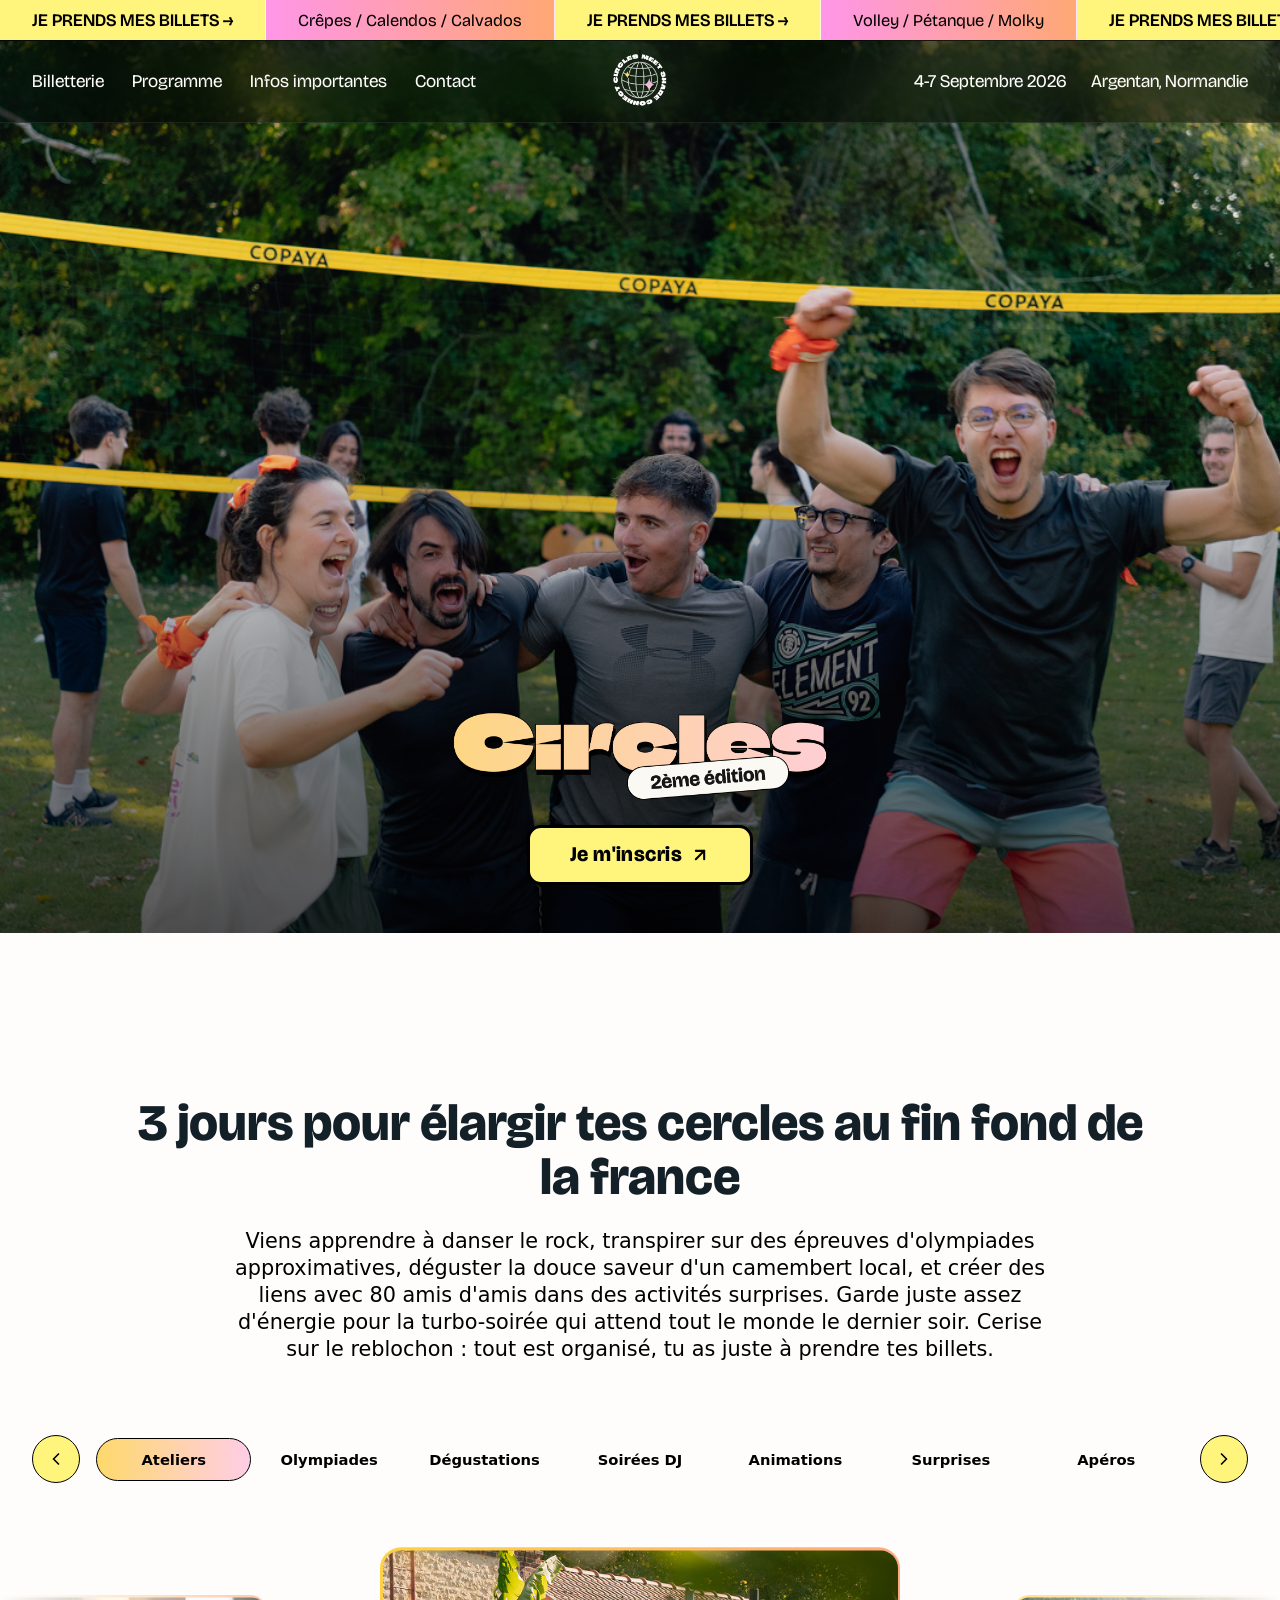
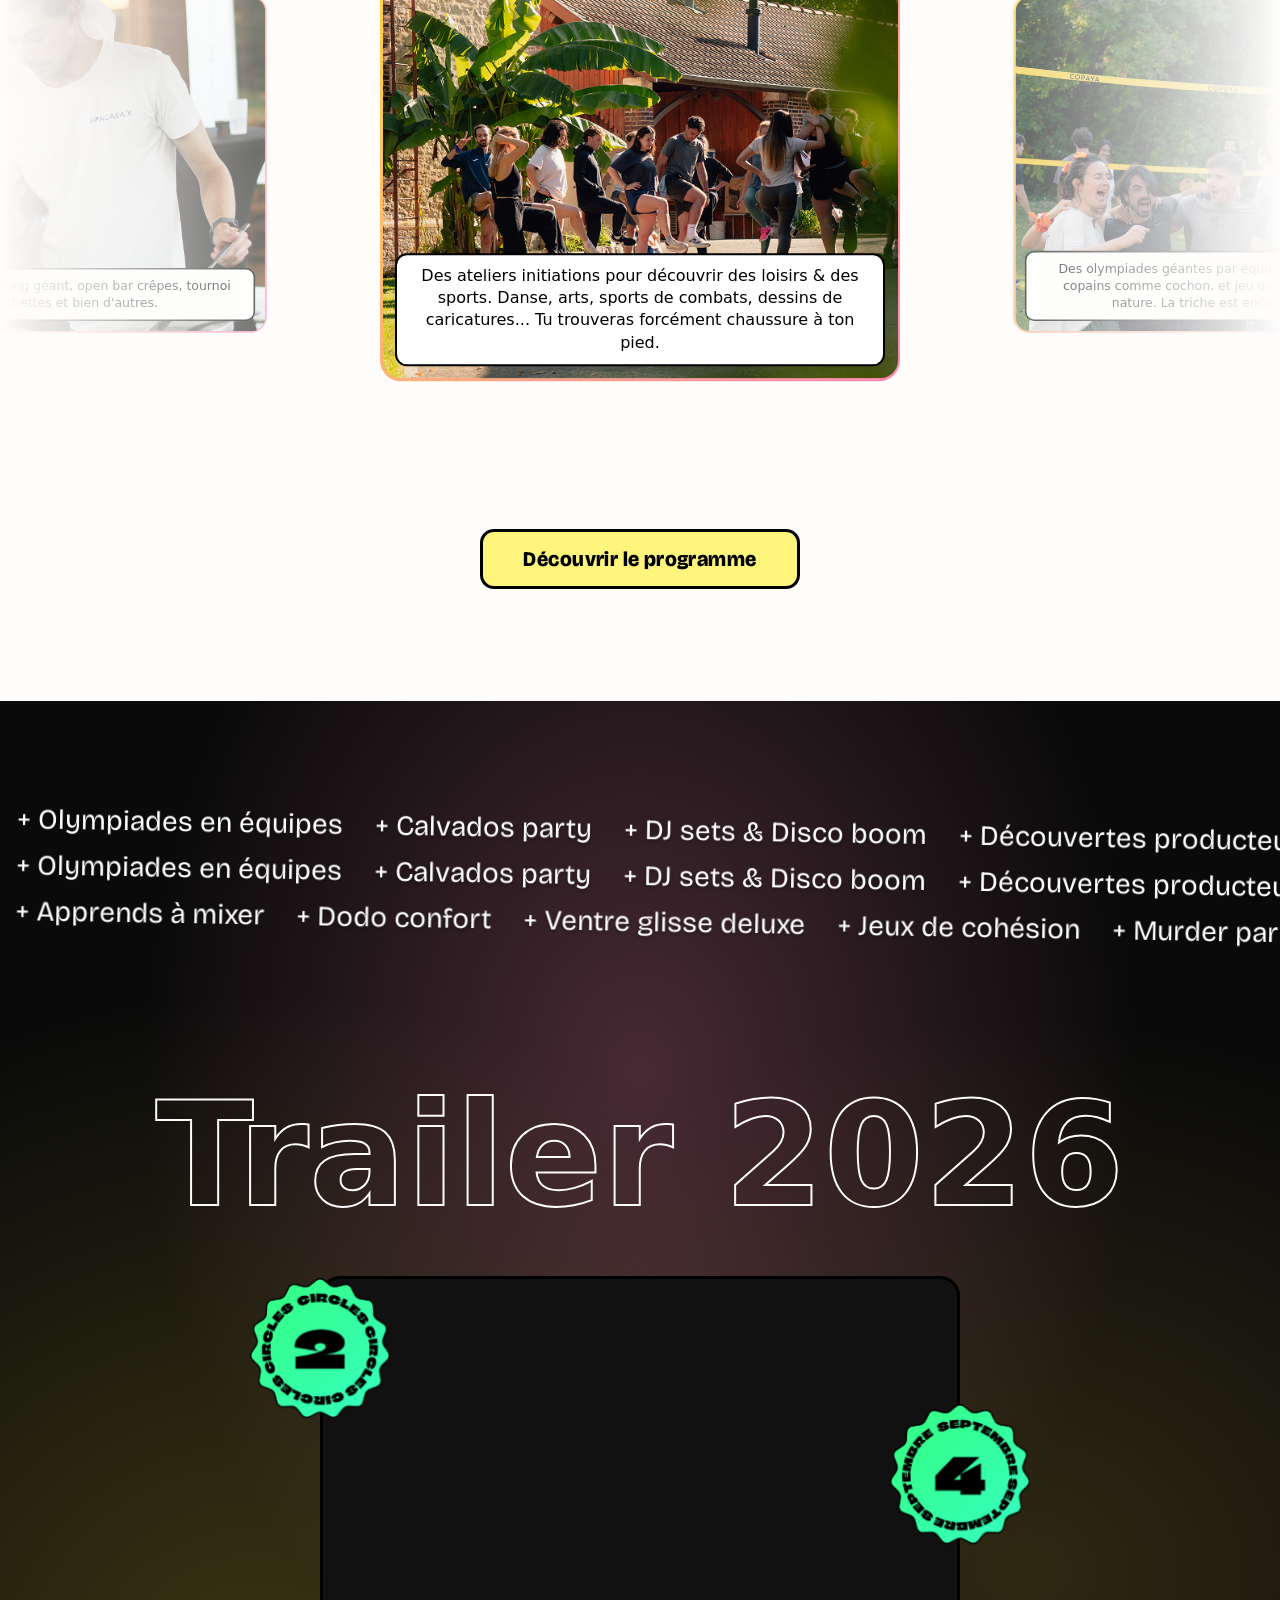
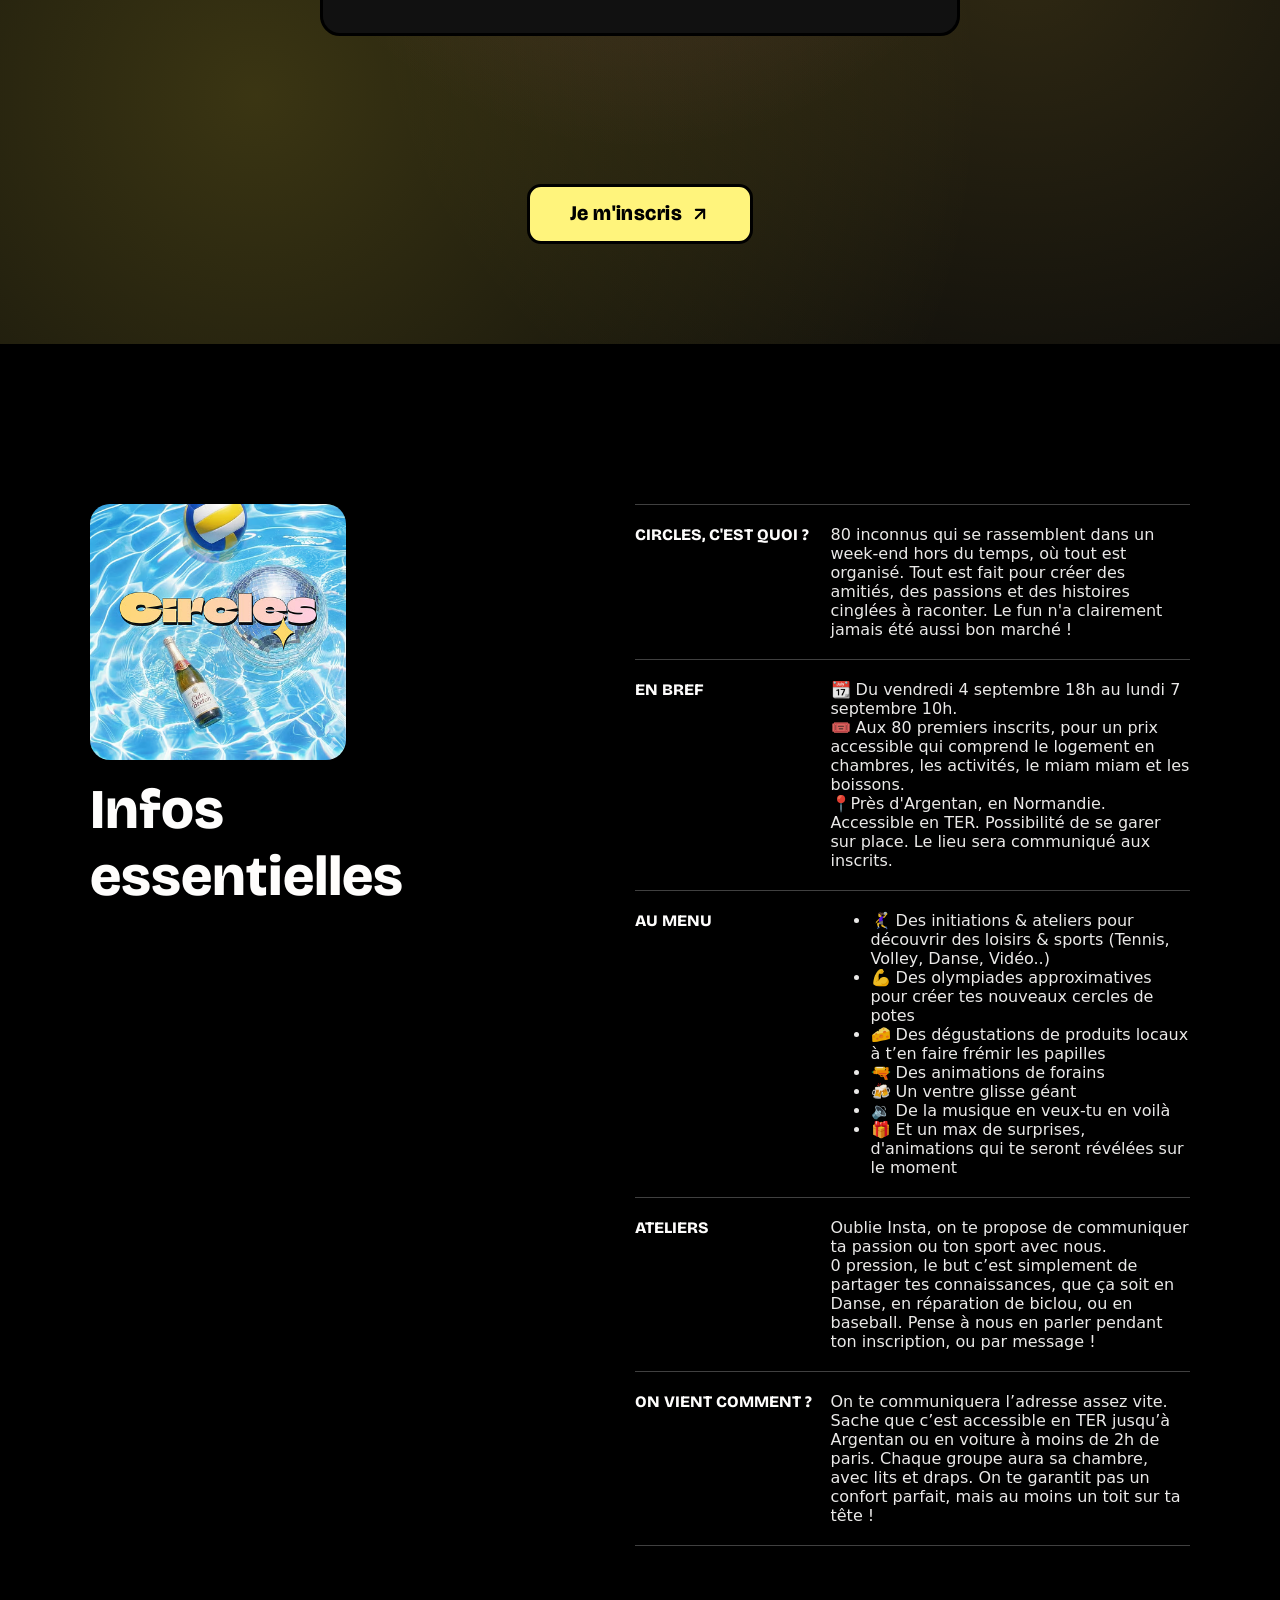
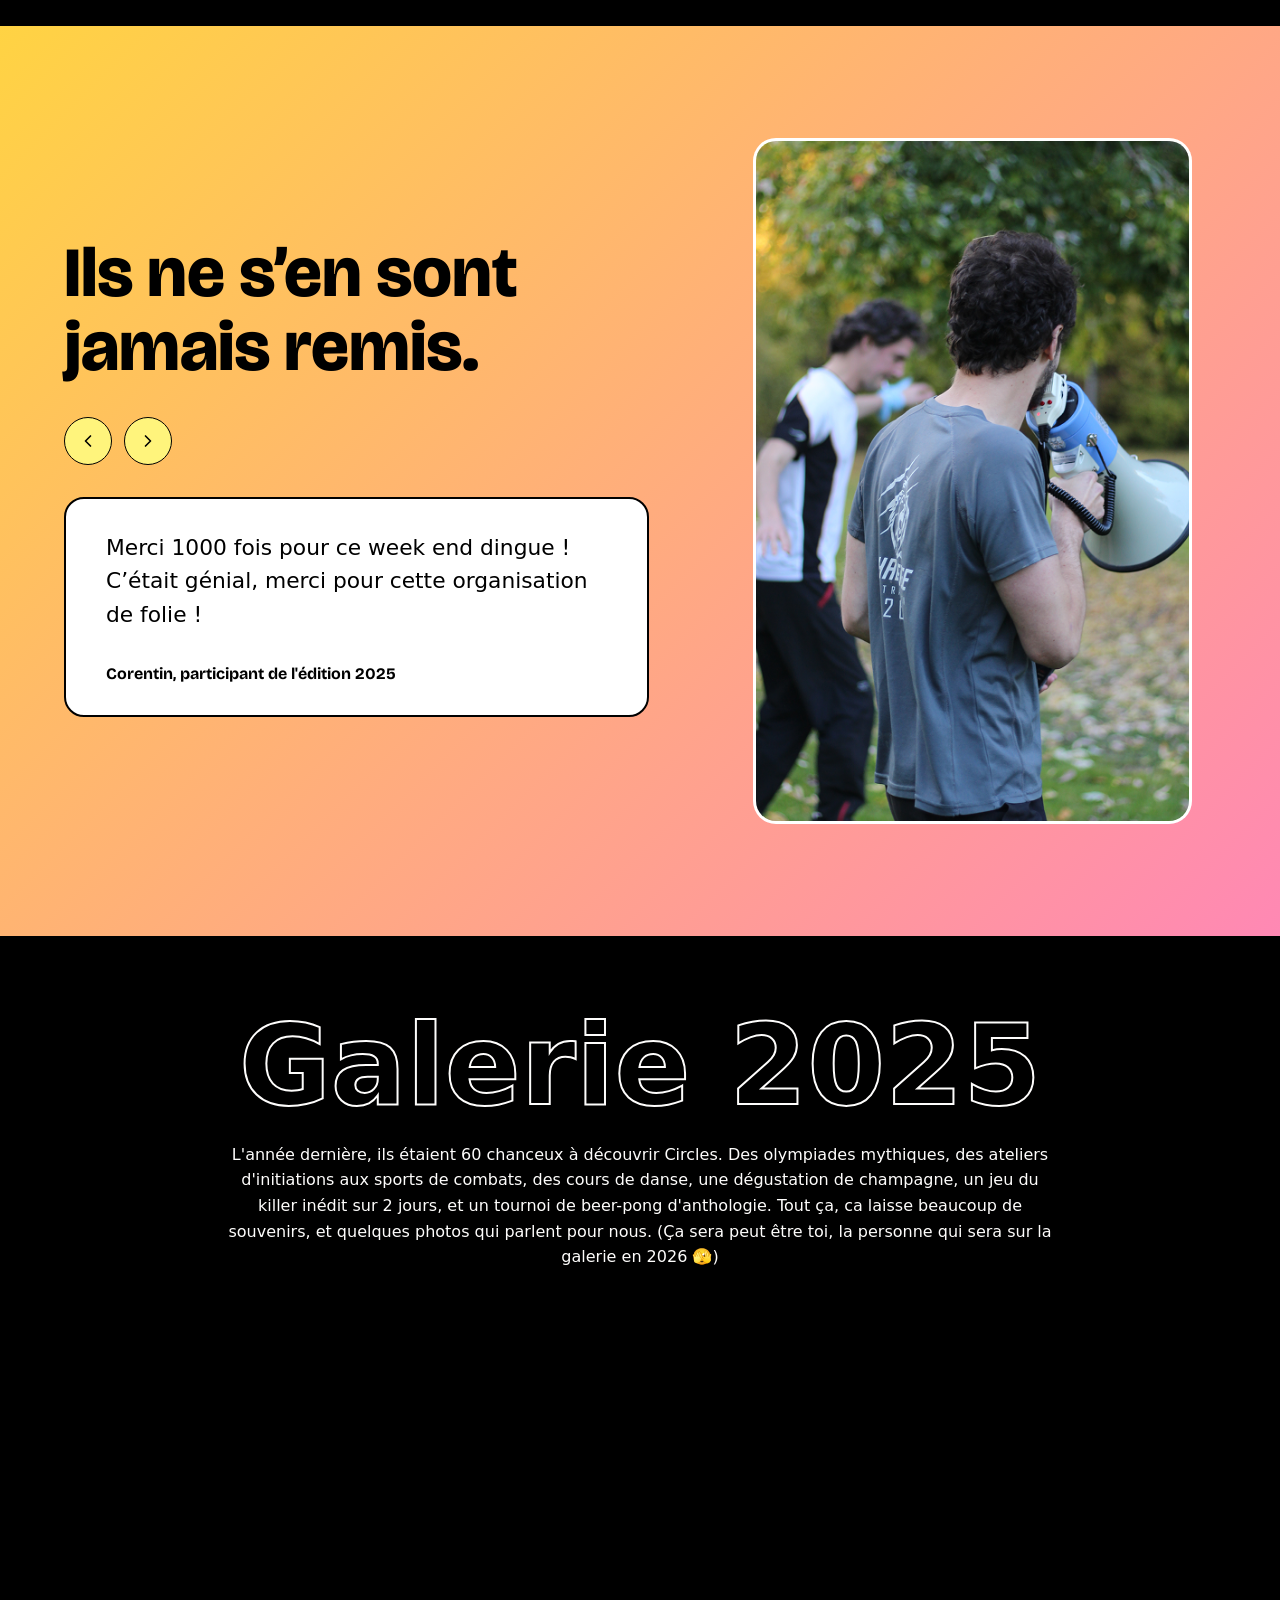
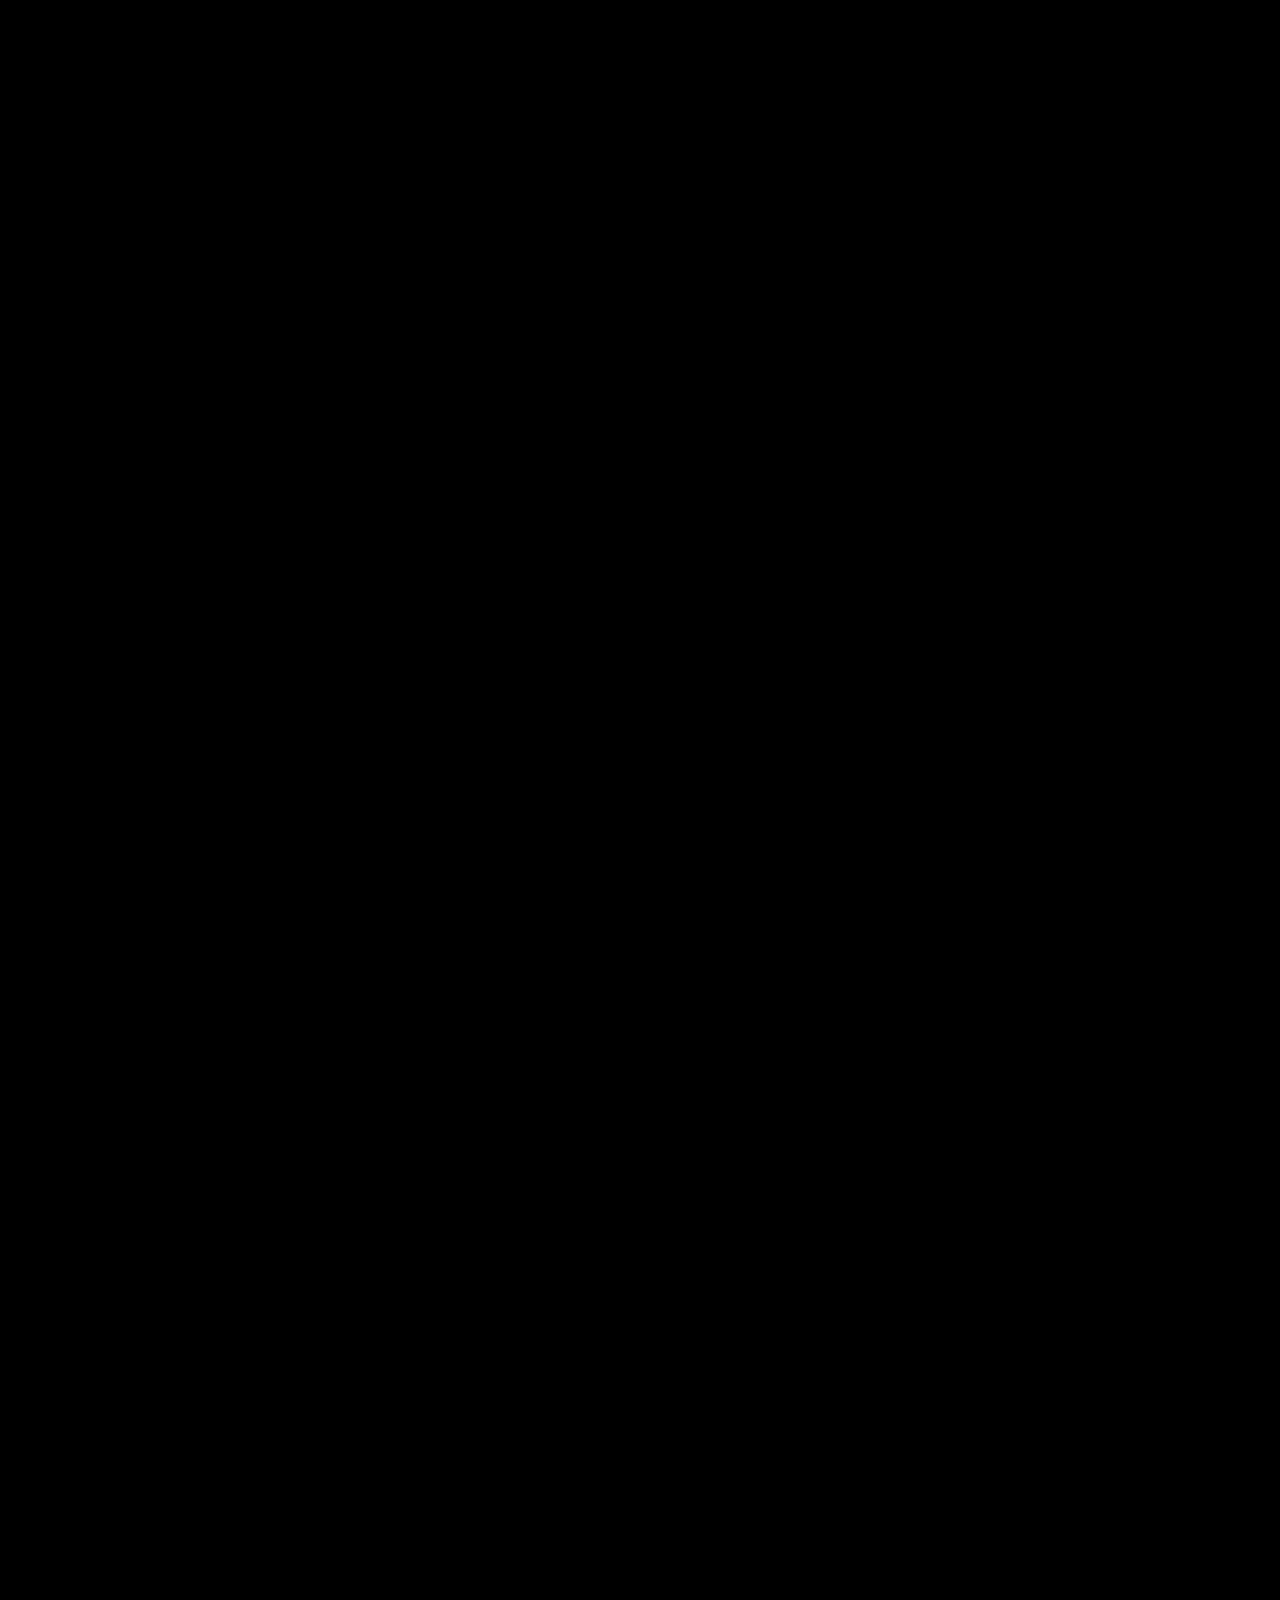
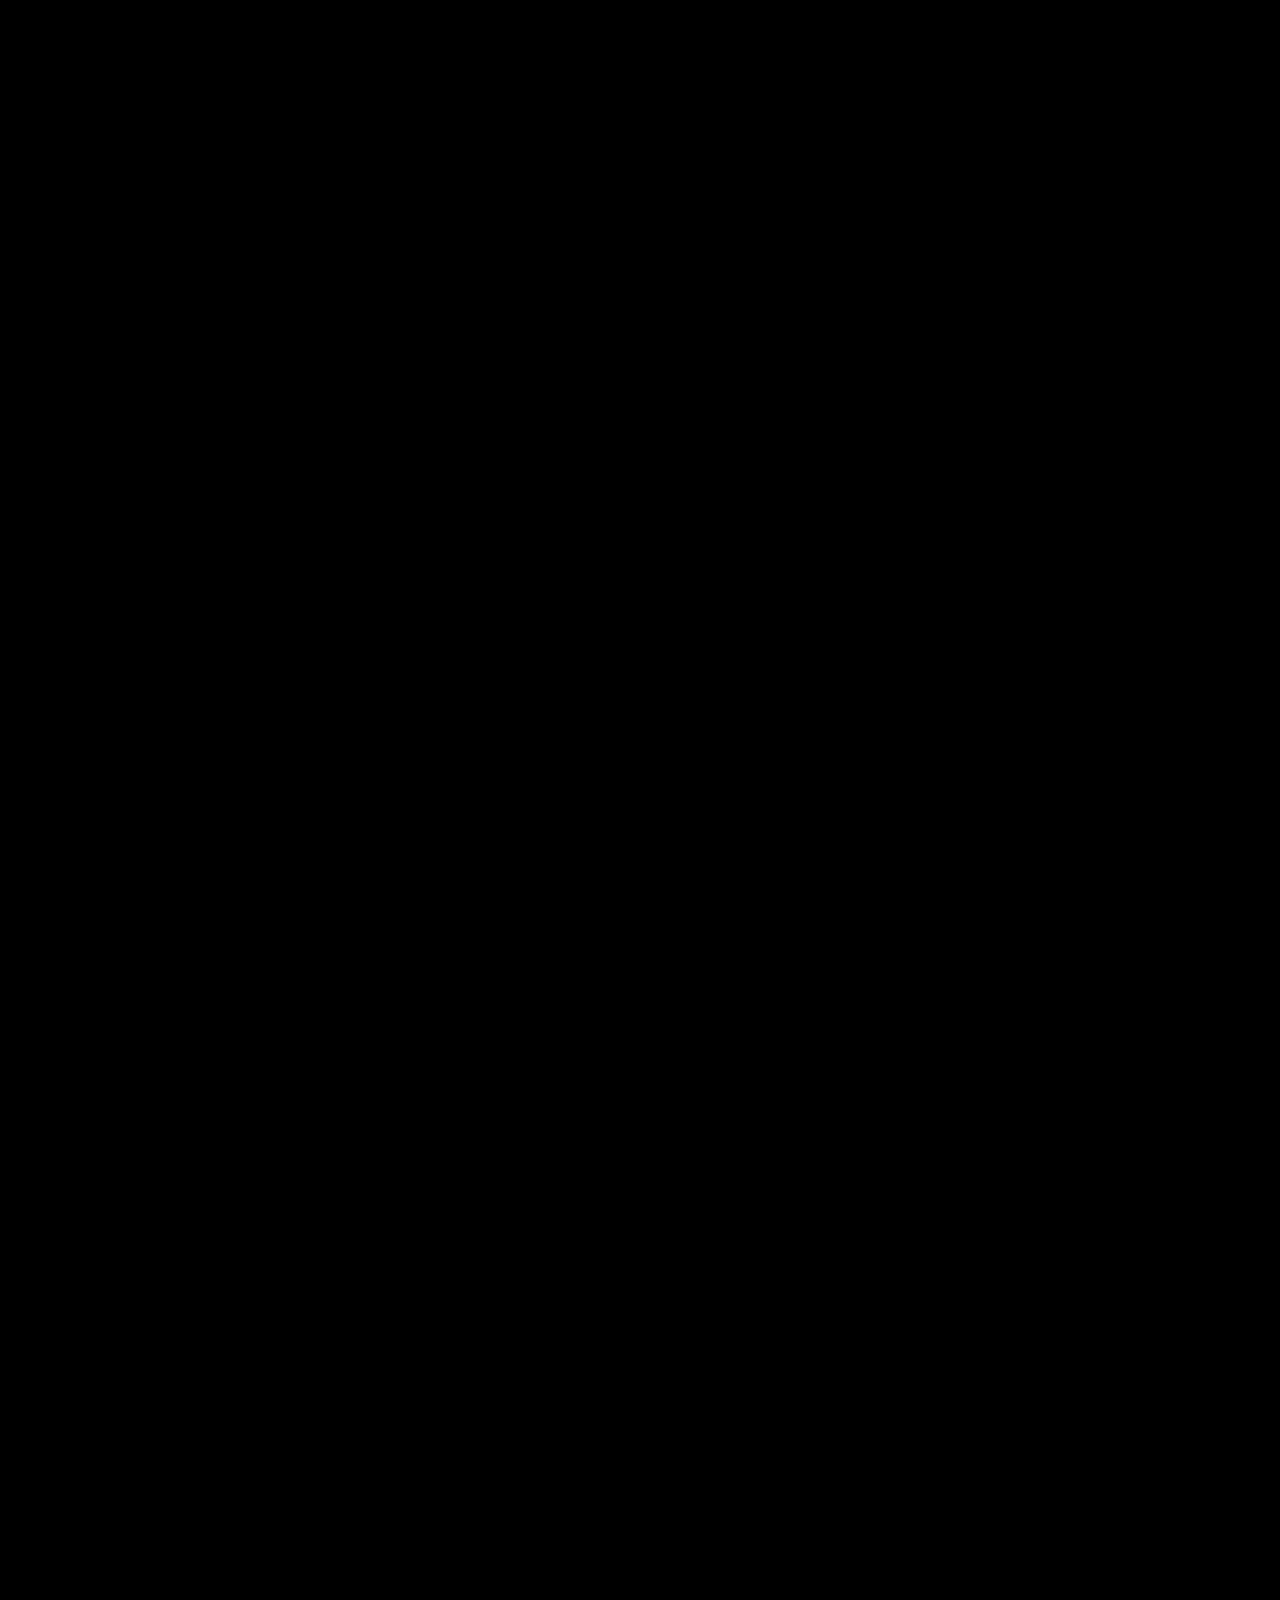
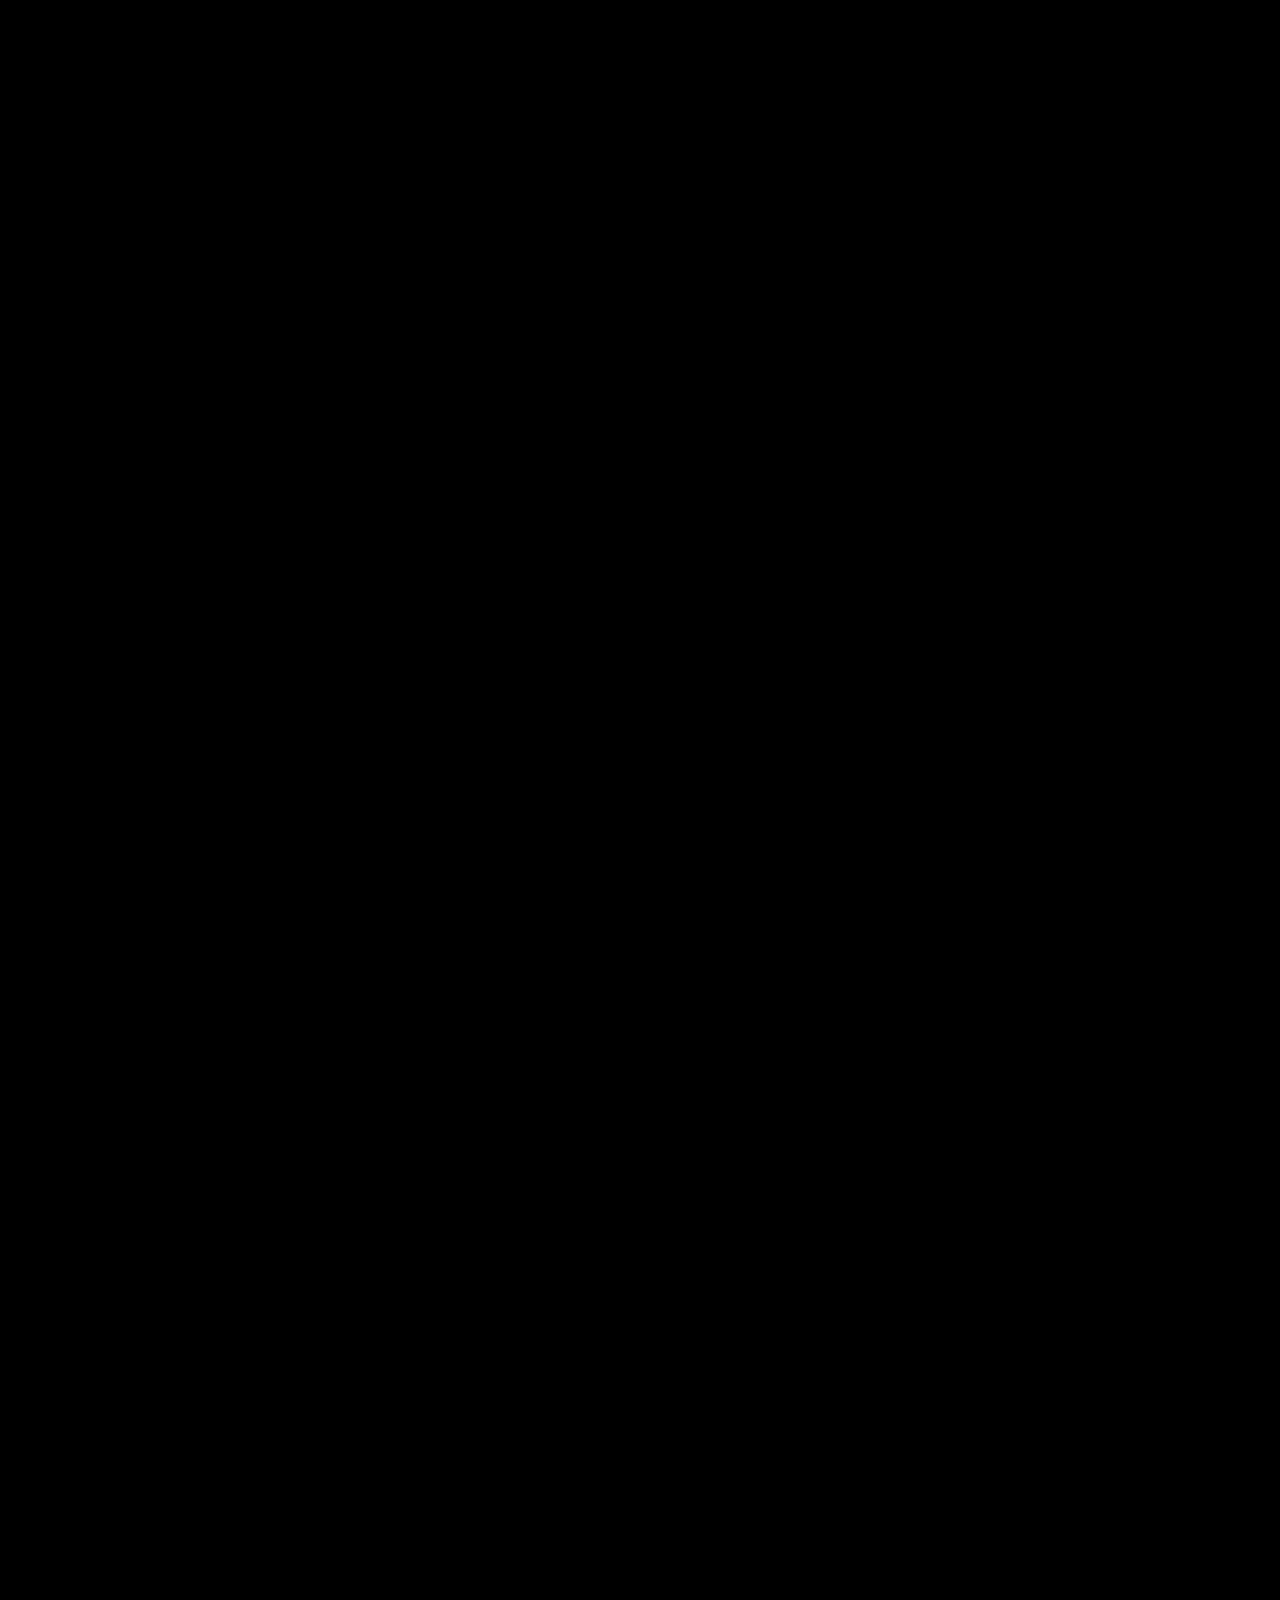
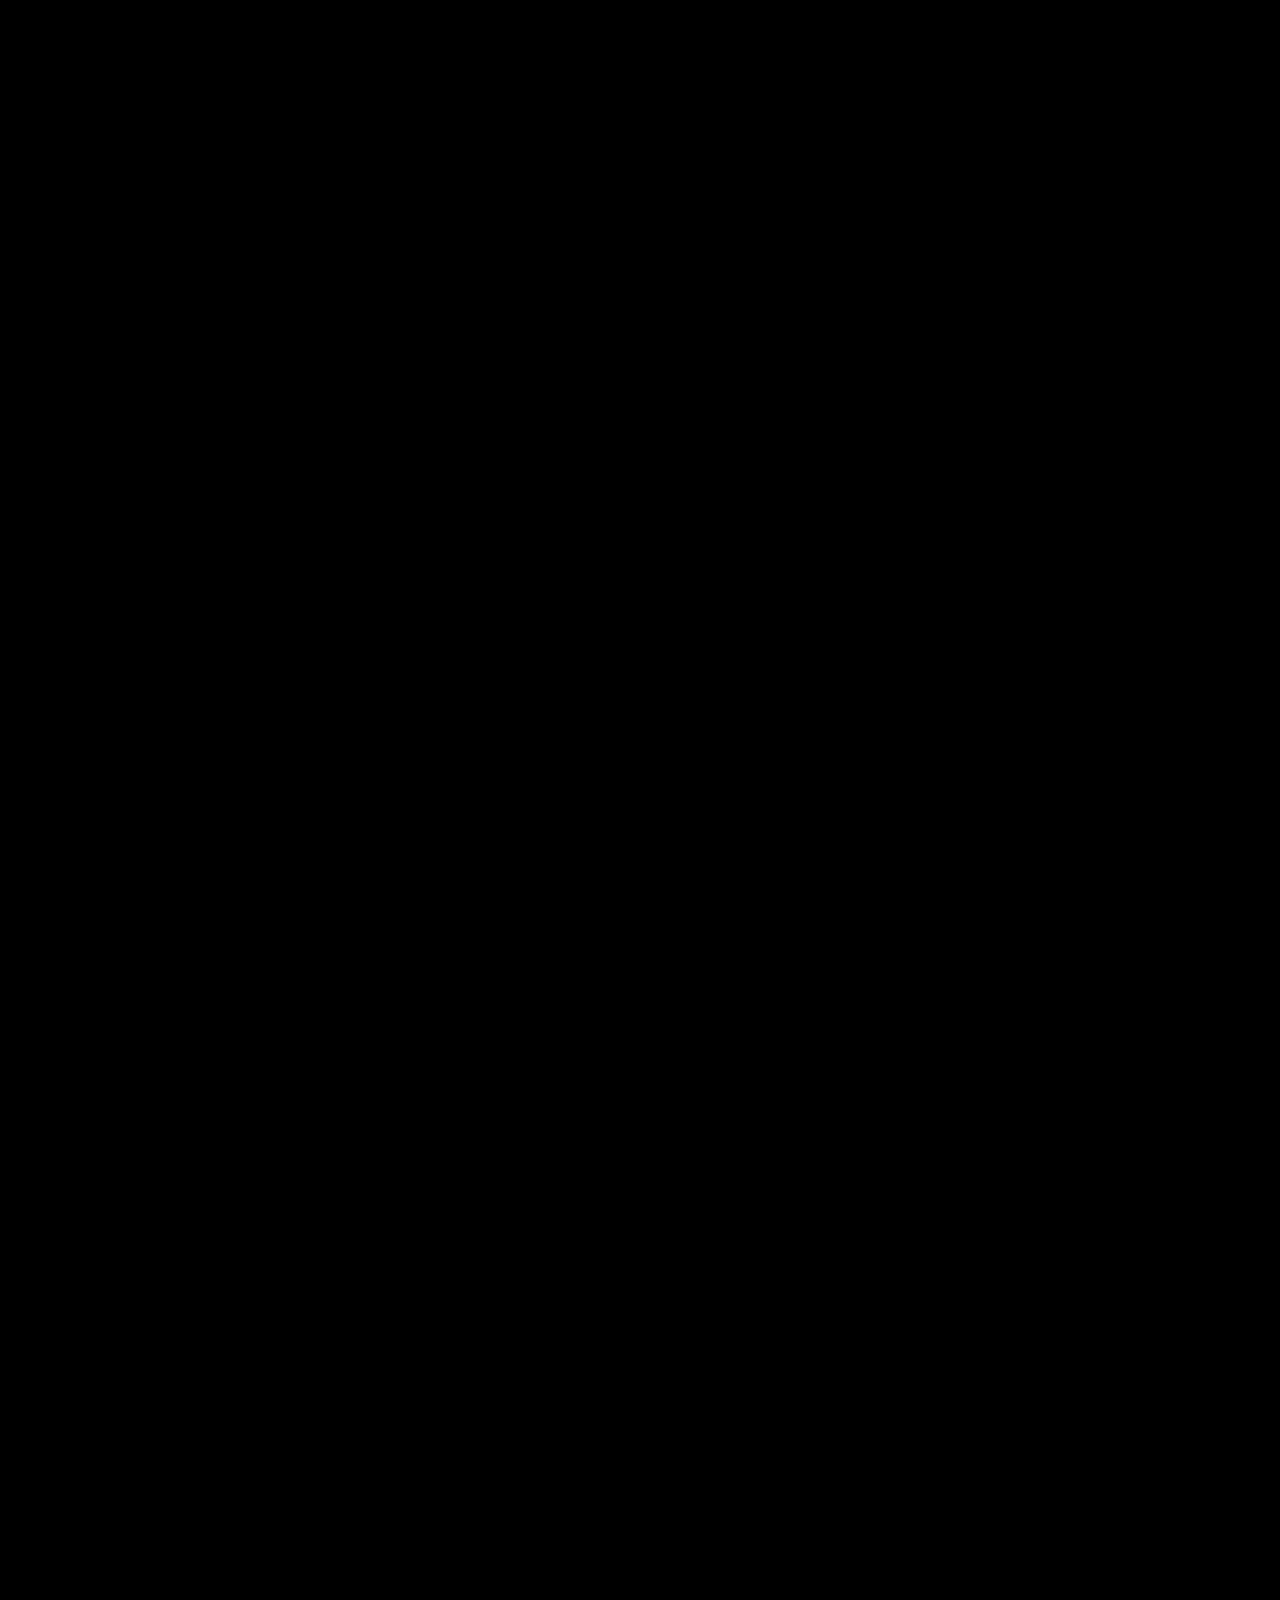
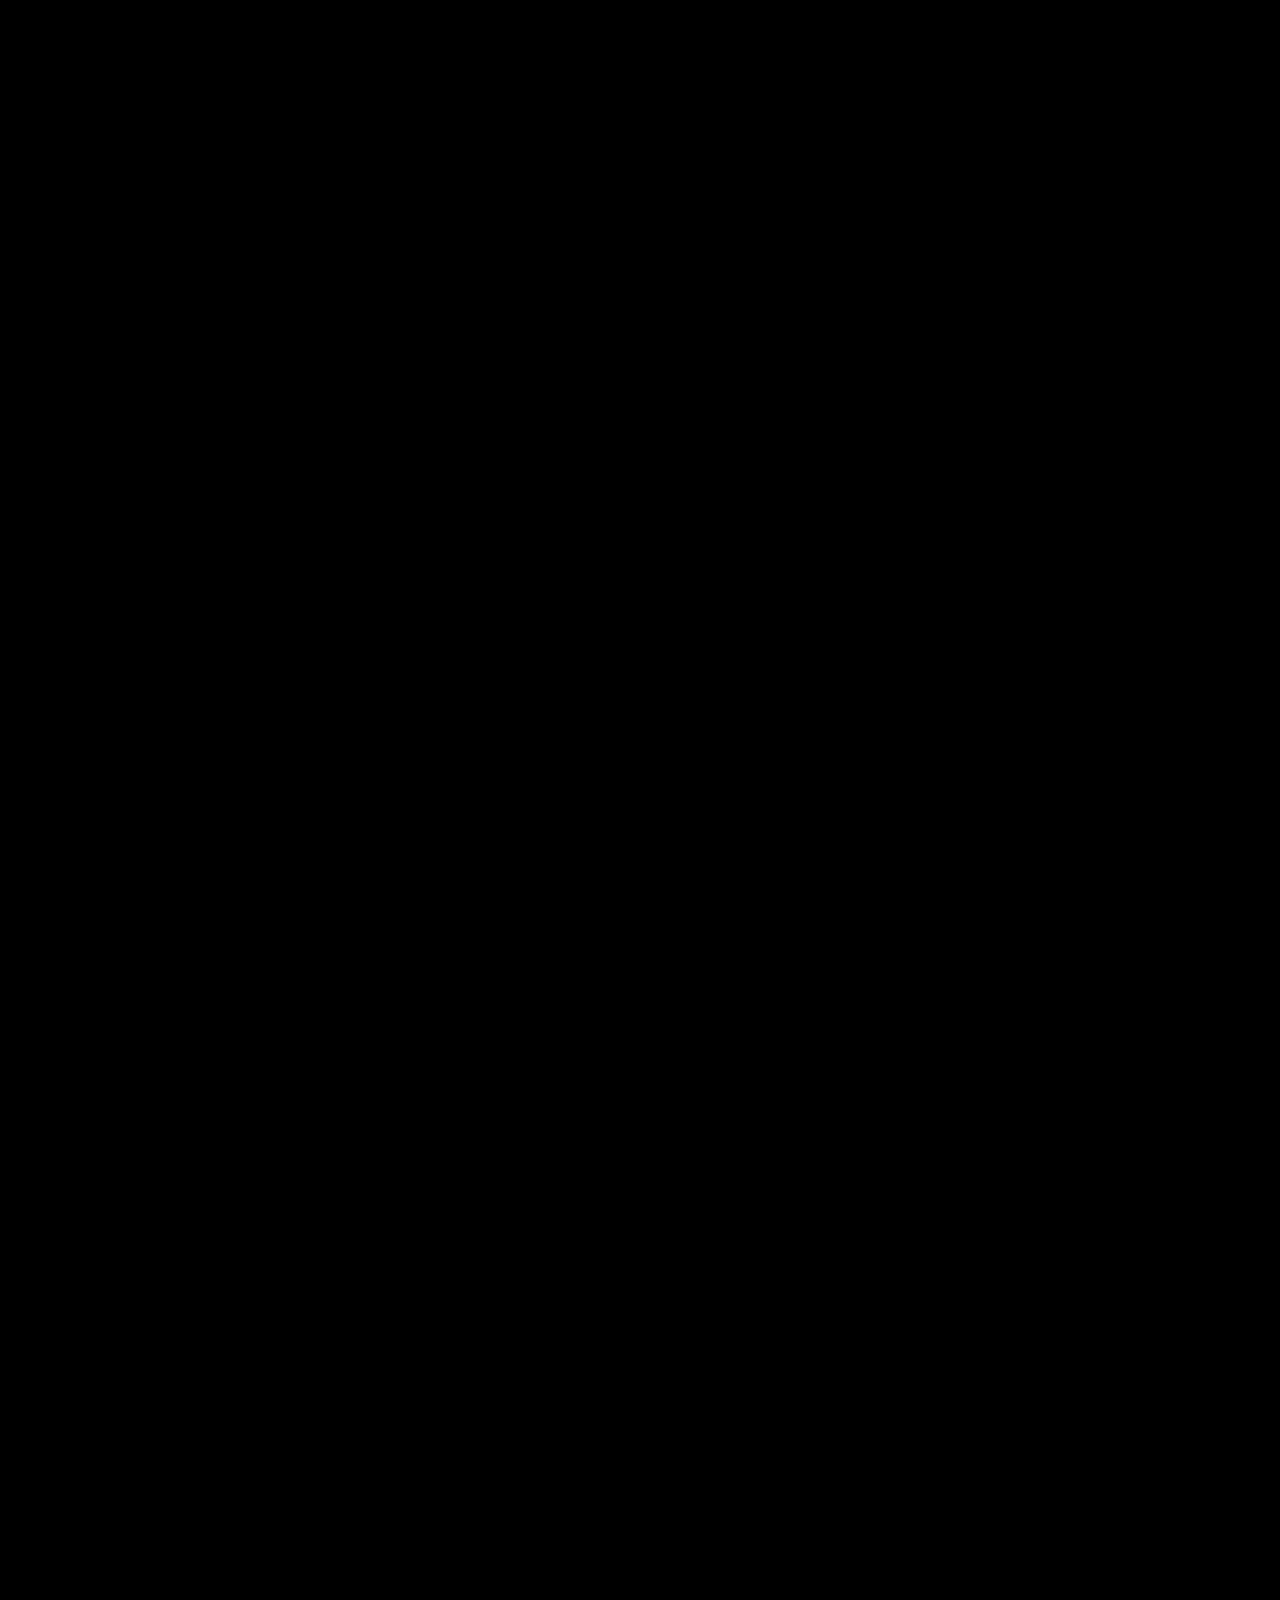
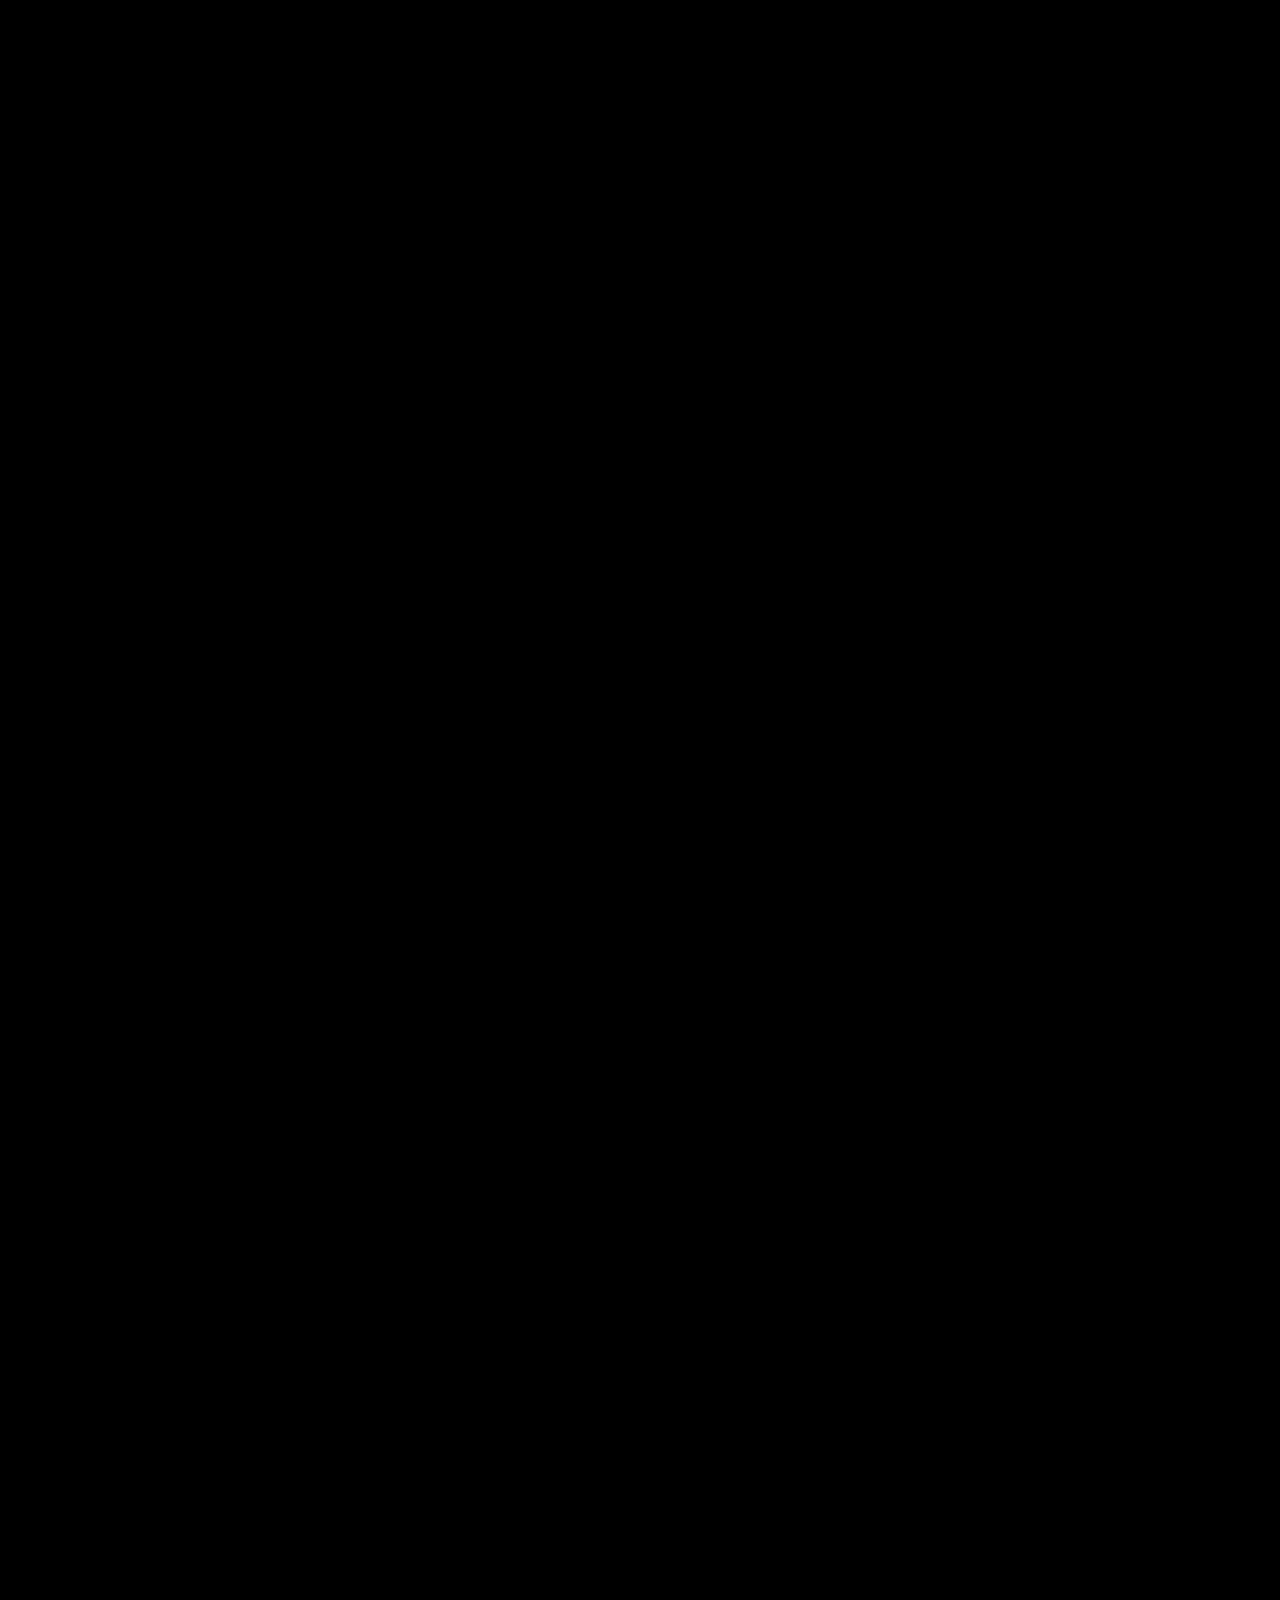
<file: index.html>
<!DOCTYPE html>
<html lang="fr">

<head>
  <meta charset="UTF-8" />
  <meta name="viewport" content="width=device-width, initial-scale=1.0" />
  <title>Circles - 2ème édition</title>
  <!-- Typo : Bricolage (Google Fonts) ; Satoshi n’est pas sur GF → Fontshare -->
  <link rel="icon" type="image/png" href="graphics/icon.png" />
  <link rel="preconnect" href="https://fonts.googleapis.com" />
  <link rel="preconnect" href="https://fonts.gstatic.com" crossorigin />
  <link href="https://fonts.googleapis.com/css2?family=Bricolage+Grotesque:opsz,wght@12..96,200..800&display=swap"
    rel="stylesheet" />
  <link href="https://api.fontshare.com/v2/css?f[]=satoshi@400,500,700,900&display=swap" rel="stylesheet" />
  <link rel="stylesheet" href="style.css" />
</head>

<body>
  <!-- ========== Ticker + nav (bloc sticky commun) ========== -->
  <div class="masthead">
    <div class="top-ticker">
      <div class="top-ticker__track">
        <a href="https://luma.com/sjxv5ou8" class="top-ticker__segment top-ticker__segment--gradient">JE PRENDS MES
          BILLETS →</a>
        <div class="top-ticker__segment top-ticker__segment--yellow">Crêpes / Calendos / Calvados</div>
        <a href="https://luma.com/sjxv5ou8" class="top-ticker__segment top-ticker__segment--gradient">JE PRENDS MES
          BILLETS →</a>
        <div class="top-ticker__segment top-ticker__segment--yellow">Volley / Pétanque / Molky</div>
        <a href="https://luma.com/sjxv5ou8" class="top-ticker__segment top-ticker__segment--gradient">JE PRENDS MES
          BILLETS →</a>
        <div class="top-ticker__segment top-ticker__segment--yellow">Ateliers Sports / Olympiades</div>
        <a href="https://luma.com/sjxv5ou8" class="top-ticker__segment top-ticker__segment--gradient">JE PRENDS MES
          BILLETS →</a>
        <div class="top-ticker__segment top-ticker__segment--yellow">La normandie ça vous gagne</div>
        <a href="https://luma.com/sjxv5ou8" class="top-ticker__segment top-ticker__segment--gradient">JE PRENDS MES
          BILLETS →</a>
        <div class="top-ticker__segment top-ticker__segment--yellow">Places trèèèèès limitées</div>
        <!-- duplication pour boucle fluide -->
        <a href="https://luma.com/sjxv5ou8" class="top-ticker__segment top-ticker__segment--gradient">JE PRENDS MES
          BILLETS →</a>
        <div class="top-ticker__segment top-ticker__segment--yellow">Crêpes / Calendos / Calvados</div>
        <a href="https://luma.com/sjxv5ou8" class="top-ticker__segment top-ticker__segment--gradient">JE PRENDS MES
          BILLETS →</a>
        <div class="top-ticker__segment top-ticker__segment--yellow">Volley / Pétanque / Molky</div>
        <a href="https://luma.com/sjxv5ou8" class="top-ticker__segment top-ticker__segment--gradient">JE PRENDS MES
          BILLETS →</a>
        <div class="top-ticker__segment top-ticker__segment--yellow">Ateliers Sports / Olympiades</div>
        <a href="https://luma.com/sjxv5ou8" class="top-ticker__segment top-ticker__segment--gradient">JE PRENDS MES
          BILLETS →</a>
        <div class="top-ticker__segment top-ticker__segment--yellow">La normandie ça vous gagne</div>
        <a href="https://luma.com/sjxv5ou8" class="top-ticker__segment top-ticker__segment--gradient">JE PRENDS MES
          BILLETS →</a>
        <div class="top-ticker__segment top-ticker__segment--yellow">Places trèèèèès limitées</div>
      </div>
    </div>

    <!-- ========== Navigation sticky ========== -->
    <header class="site-header" id="top">
      <nav class="nav-bar" aria-label="Navigation principale">
        <div class="nav-bar__left">
          <a href="https://luma.com/sjxv5ou8" class="nav-bar__link">Billetterie</a>
          <a href="programme.html" class="nav-bar__link">Programme</a>
          <a href="#infos" class="nav-bar__link">Infos importantes</a>
          <a href="mailto:contact@circles-event.eu" class="nav-bar__link">Contact</a>
        </div>
        <a href="/" class="nav-bar__logo" aria-label="Circles — accueil">
          <img src="graphics/logo_small.png" class="nav-bar__logo-img" alt="Circles" />
        </a>
        <div class="nav-bar__meta">
          <span>4-7 Septembre 2026</span>
          <span>Argentan, Normandie</span>
        </div>
        <button class="nav-bar__burger" aria-label="Menu" aria-expanded="false">
          <span></span>
          <span></span>
          <span></span>
        </button>
      </nav>
      <div class="nav-gradient-placeholder" aria-hidden="true"></div>
    </header>
  </div>

  <div class="mobile-menu" aria-hidden="true">
    <nav class="mobile-menu__nav">
      <a href="https://luma.com/sjxv5ou8" class="mobile-menu__link">Billetterie</a>
      <a href="programme.html" class="mobile-menu__link">Programme</a>
      <a href="#infos" class="mobile-menu__link">Infos importantes</a>
      <a href="mailto:contact@circles-event.eu" class="mobile-menu__link">Contact</a>
    </nav>
  </div>

  <!-- ========== Hero ========== -->
  <section class="hero" aria-label="Accueil">
    <div class="hero__media">
      <video class="hero__video" autoplay muted loop playsinline webkit-playsinline
        preload="auto" poster="graphics/placeholder_hero.png"
        aria-label="Ambiance Circles">
        <source src="graphics/background.mp4" type="video/mp4" />
      </video>
    </div>
    <div class="hero__dark-overlay" aria-hidden="true"></div>
    <div class="hero__overlay">
      <img src="graphics/Circles%202%20logo.png" class="hero__logo-img" alt="Circles 2" />
      <div class="hero__cta-wrap">
        <a href="https://luma.com/sjxv5ou8" class="btn btn--hero">
          Je m'inscris
          <svg class="btn__arrow" width="20" height="20" viewBox="0 0 24 24" fill="none" stroke="currentColor"
            stroke-width="2.5" stroke-linecap="round" stroke-linejoin="round" aria-hidden="true">
            <line x1="7" y1="17" x2="17" y2="7" />
            <polyline points="7 7 17 7 17 17" />
          </svg>
        </a>
      </div>
    </div>
  </section>

  <!-- ========== Pitch + contrôles carrousel ========== -->
  <section class="section section--pitch" aria-labelledby="pitch-title">
    <div class="spacing-adaptive-100"></div>
    <div class="pitch__inner">
      <h2 id="pitch-title" class="pitch__title" data-reveal>
        3 jours pour élargir tes cercles au fin fond de la france
      </h2>
      <p class="pitch__text" data-reveal data-reveal-delay="130">
        Viens apprendre à danser le rock, transpirer sur des épreuves d'olympiades approximatives,
        déguster la douce saveur d'un camembert local, et créer des liens avec 80 amis d'amis dans des activités
        surprises. Garde juste assez d'énergie pour la turbo-soirée qui attend tout le monde le dernier soir. Cerise sur
        le reblochon : tout est organisé, tu as juste à prendre tes billets.
      </p>

    </div>
  </section>

  <!-- ========== Carrousel activités ========== -->
  <section class="section section--carousel-activities" aria-label="Activités">
    <div class="activities-carousel" data-carousel="activities" data-reveal>
      <article class="activity-card" data-label="Ateliers">
        <div class="activity-card__img-wrap">
          <img class="activity-card__img" src="graphics/carousel_atelier.png" width="400" height="280"
            alt="Ateliers initiations" />
        </div>
        <p class="activity-card__caption">Des ateliers initiations pour découvrir des loisirs &amp; des sports. Danse,
          arts, sports de combats, dessins de caricatures... Tu trouveras forcément chaussure à ton pied.</p>
      </article>
      <article class="activity-card" data-label="Olympiades">
        <div class="activity-card__img-wrap">
          <img class="activity-card__img" src="graphics/carousel_olympiades.png" width="400" height="280"
            alt="Olympiades" />
        </div>
        <p class="activity-card__caption">Des olympiades géantes par équipes pour devenir copains comme cochon, et jeu
          du killer grandeur nature. La triche
          est encouragée.</p>
      </article>
      <article class="activity-card" data-label="Dégustations">
        <div class="activity-card__img-wrap">
          <img class="activity-card__img" src="graphics/carousel_produits.png" width="400" height="280"
            alt="Dégustations locales" />
        </div>
        <p class="activity-card__caption">Des dégustations de produits locaux à t'en faire frémir les papilles !</p>
      </article>
      <article class="activity-card" data-label="Soirées DJ">
        <div class="activity-card__img-wrap">
          <img class="activity-card__img" src="graphics/carousel_soirees.png" width="400" height="280"
            alt="Soirée DJ" />
        </div>
        <p class="activity-card__caption">Une turbo soirée avec DJ improvisés et boule disco (Et si tu as toujours
          voulu apprendre à mixer, c'est peut être l'heure de briller !)</p>
      </article>
      <article class="activity-card" data-label="Animations">
        <div class="activity-card__img-wrap">
          <img class="activity-card__img" src="graphics/carousel_ventriglisse.png" width="400" height="280"
            alt="Ventriglisse" />
        </div>
        <p class="activity-card__caption">Des animations de forains et un ventriglisse géant, qu'il pleuve ou qu'il
          vente.</p>
      </article>
      <article class="activity-card" data-label="Surprises">
        <div class="activity-card__img-wrap">
          <img class="activity-card__img" src="graphics/carousel_surprises.png" width="400" height="280"
            alt="Surprises" />
        </div>
        <p class="activity-card__caption">Un maaax de cadeau et de surprises, tout au long du week-end.</p>
      </article>
      <article class="activity-card" data-label="Apéros">
        <div class="activity-card__img-wrap">
          <img class="activity-card__img" src="graphics/carousel_crepes.png" width="400" height="280"
            alt="Beer Pong & crêpes" />
        </div>
        <p class="activity-card__caption">Tournoi de Beer Pong géant, open bar crêpes, tournoi de fléchettes et bien
          d'autres.</p>
      </article>
    </div>
    <div class="spacing-adaptive-100">
    </div>
    <a href="programme.html" class="btn btn--hero pitch__cta">
      Découvrir le programme
    </a>
  </section>

  <!-- ========== Trailer (logique scroll expand identique à old/revealed-view) ========== -->
  <section class="section section--trailer" aria-labelledby="trailer-title">
    <div class="trailer__bg" aria-hidden="true"></div>
    <div class="triple-marquee-wrap" id="triple-marquee-root" aria-hidden="true"></div>
    <h2 id="trailer-title" class="trailer__heading" data-reveal>Trailer 2026</h2>
    <div class="trailer__frame-wrap" data-reveal data-reveal-delay="180">
      <div class="trailer__frame" data-trailer-expand>
        <img class="trailer__pin trailer__pin--left" src="graphics/Circles%202.png" alt="" aria-hidden="true" />
        <img class="trailer__pin trailer__pin--right" src="graphics/4%20septembre.png" alt="" aria-hidden="true" />
        <div class="trailer__youtube">
          <iframe src="https://www.youtube.com/embed/YhuvxFd9HLM?si=eXMXLRztWRfSSRhN" title="Trailer Circles"
            frameborder="0"
            allow="accelerometer; autoplay; clipboard-write; encrypted-media; gyroscope; picture-in-picture; web-share"
            referrerpolicy="strict-origin-when-cross-origin" allowfullscreen></iframe>
        </div>
      </div>
    </div>
    <div class="spacing-100"></div>
    <div class="hero__cta-wrap" style="text-align: center;">
      <a href="https://luma.com/sjxv5ou8" class="btn btn--hero">
        Je m'inscris
        <svg class="btn__arrow" width="20" height="20" viewBox="0 0 24 24" fill="none" stroke="currentColor"
          stroke-width="2.5" stroke-linecap="round" stroke-linejoin="round" aria-hidden="true">
          <line x1="7" y1="17" x2="17" y2="7" />
          <polyline points="7 7 17 7 17 17" />
        </svg>
      </a>
    </div>
    <div class="spacing-100"></div>
  </section>

  <!-- ========== Infos (#infos) ========== -->
  <section class="section section--infos" id="infos" aria-labelledby="infos-title">
    <div class="infos__layout">
      <div class="infos__intro">
        <div class="infos__brand-wrap" aria-hidden="true" data-reveal>
          <img class="infos__brand__photo" src="graphics/circles_swimming.png" alt="" />
        </div>
        <h2 id="infos-title" class="infos__title" data-reveal data-reveal-delay="100">Infos <br /> essentielles</h2>
      </div>
      <dl class="infos__accordion">
        <div class="infos__row" data-reveal>
          <dt class="infos__q">CIRCLES, C'EST QUOI ?</dt>
          <dd class="infos__a">80 inconnus qui se rassemblent dans un week-end hors du temps, où tout est organisé. Tout
            est fait pour créer des amitiés, des passions et des histoires cinglées à raconter. Le fun n'a clairement
            jamais été aussi bon marché !</dd>
        </div>
        <div class="infos__row" data-reveal data-reveal-delay="80">
          <dt class="infos__q">EN BREF</dt>
          <dd class="infos__a">​📆 Du vendredi 4 septembre 18h au lundi 7 septembre 10h. <br> 🎟️ Aux 80 premiers
            inscrits, pour un prix accessible qui comprend le logement en chambres, les activités, le miam miam et les
            boissons.<br> 📍Près
            d'Argentan, en Normandie. Accessible en TER. Possibilité de se garer sur place. Le lieu sera communiqué aux
            inscrits.</dd>
        </div>
        <div class="infos__row" data-reveal data-reveal-delay="160">
          <dt class="infos__q">AU MENU</dt>
          <ul class="infos__a">

            <li>🤾‍♀️ Des initiations & ateliers pour découvrir des loisirs & sports (Tennis, Volley, Danse, Vidéo..)
            </li>
            <li>💪 Des olympiades approximatives pour créer tes nouveaux cercles de potes</li>
            <li>🧀 Des dégustations de produits locaux à t’en faire frémir les papilles</li>
            <li>🔫 Des animations de forains</li>
            <li>🍻 Un ventre glisse géant</li>
            <li>🔉 De la musique en veux-tu en voilà</li>
            <li>🎁 Et un max de surprises, d'animations qui te seront révélées sur le moment</li>
          </ul>
        </div>
        <div class="infos__row" data-reveal data-reveal-delay="240">
          <dt class="infos__q">ATELIERS</dt>
          <dd class="infos__a">​Oublie Insta, on te propose de communiquer ta passion ou ton sport avec nous. <br>0
            pression, le but c’est simplement de partager tes connaissances, que ça soit en Danse, en réparation de
            biclou, ou en baseball. Pense à nous en parler pendant ton inscription, ou par message !</dd>
        </div>
        <div class="infos__row" data-reveal data-reveal-delay="320">
          <dt class="infos__q">ON VIENT COMMENT ?</dt>
          <dd class="infos__a">​On te communiquera l’adresse assez vite. Sache que c’est accessible en TER jusqu’à
            Argentan ou en voiture à moins de 2h de paris. Chaque groupe aura sa chambre, avec lits et draps. On te
            garantit pas un confort parfait, mais au moins un toit sur ta tête !</dd>
        </div>
      </dl>
    </div>
  </section>

  <!-- ========== Témoignages ========== -->
  <section class="section section--testimonials" aria-labelledby="testimonials-title">
    <div class="testimonials__grid">
      <div class="testimonials__col testimonials__col--content">
        <h2 id="testimonials-title" class="testimonials__title" data-reveal>Ils ne s’en sont jamais remis.</h2>
        <div class="carousel-nav carousel-nav--testimonials" aria-label="Navigation témoignages" data-reveal
          data-reveal-delay="120">
          <button type="button" class="carousel-nav__btn" data-carousel-prev="testimonials" aria-label="Précédent"><svg
              width="20" height="20" viewBox="0 0 24 24" fill="none" stroke="currentColor" stroke-width="2.5"
              stroke-linecap="round" stroke-linejoin="round" aria-hidden="true">
              <polyline points="15 18 9 12 15 6" />
            </svg></button>
          <button type="button" class="carousel-nav__btn" data-carousel-next="testimonials" aria-label="Suivant"><svg
              width="20" height="20" viewBox="0 0 24 24" fill="none" stroke="currentColor" stroke-width="2.5"
              stroke-linecap="round" stroke-linejoin="round" aria-hidden="true">
              <polyline points="9 18 15 12 9 6" />
            </svg></button>
        </div>
        <div class="testimonials-carousel" data-carousel="testimonials" data-reveal data-reveal-delay="200">
          <div class="testimonials-carousel__track">
            <blockquote class="testimonial-card">
              <p class="testimonial-card__quote">Merci 1000 fois pour ce week end dingue ! C’était génial, merci pour
                cette organisation de folie !</p>
              <footer class="testimonial-card__author">Corentin, participant de l'édition 2025</footer>
            </blockquote>
            <blockquote class="testimonial-card">
              <p class="testimonial-card__quote">Les repas étaient trops bons, les activités au top ! Merci mille fois
                !!! C'était trop bien ❤️</p>
              <footer class="testimonial-card__author">Apolline, participante de l'édition 2025</footer>
            </blockquote>
            <blockquote class="testimonial-card">
              <p class="testimonial-card__quote"> +1 pour la dégustation de produit local, l’intervenant était génial !
              </p>
              <footer class="testimonial-card__author">Andrea, participante de l'édition 2025</footer>
            </blockquote>
          </div>
        </div>
      </div>
      <div class="testimonials__col testimonials__col--visual">
        <div class="testimonials__photo-wrap" data-reveal data-reveal-delay="150">
          <img class="testimonials__photo" src="graphics/carousel_surprises.png" width="520" height="680" alt="" />
        </div>
      </div>
    </div>
  </section>

  <!-- ========== Galerie (titre + mécanisme scroll type stacking-gallery) ========== -->
  <section class="section section--gallery-head" aria-labelledby="gallery-title">
    <h2 id="gallery-title" class="gallery__heading" data-reveal>Galerie 2025</h2>
    <p class="gallery__sub" data-reveal data-reveal-delay="120">L'année dernière, ils étaient 60 chanceux à découvrir
      Circles. Des olympiades mythiques, des
      ateliers d'initiations aux sports de combats, des cours de danse, une dégustation de champagne, un jeu du killer
      inédit sur 2 jours, et un tournoi de beer-pong d'anthologie. Tout ça, ca laisse beaucoup de souvenirs, et quelques
      photos qui parlent pour nous. (Ça sera peut être toi, la personne qui sera sur la galerie en 2026 🫣)</p>
  </section>
  <div id="stacking-gallery-spacer" class="stacking-gallery-spacer">
    <div class="stacking-gallery-sticky">
      <div class="stacking-gallery-overlay" data-gallery-overlay></div>
      <div class="stacking-gallery-cards" data-gallery-cards></div>
    </div>
  </div>

  <footer class="site-footer">
    <div class="site-footer__inner" data-reveal>
      <img src="graphics/logo_small.png" class="site-footer__logo" alt="Circles" />
      <p class="site-footer__tagline">Le fun n'a jamais été aussi bon marché.</p>
      <a href="https://luma.com/sjxv5ou8" class="btn btn--hero">
        Je prends mes billets
        <svg class="btn__arrow" width="18" height="18" viewBox="0 0 24 24" fill="none" stroke="currentColor"
          stroke-width="2.5" stroke-linecap="round" stroke-linejoin="round" aria-hidden="true">
          <line x1="7" y1="17" x2="17" y2="7" />
          <polyline points="7 7 17 7 17 17" />
        </svg>
      </a>
    </div>
    <div class="site-footer__bar">
      <div class="site-footer__links">
        <a href="mailto:contact@circles-event.eu" class="site-footer__link">Contact</a>
        <a href="/mentions-legales" class="site-footer__link">Mentions légales</a>
      </div>
      <a href="https://www.instagram.com/circles_event" class="site-footer__instagram" target="_blank" rel="noopener"
        aria-label="Instagram @circles_event">
        <svg xmlns="http://www.w3.org/2000/svg" width="20" height="20" viewBox="0 0 24 24" fill="none"
          stroke="currentColor" stroke-width="1.8" stroke-linecap="round" stroke-linejoin="round" aria-hidden="true">
          <rect x="2" y="2" width="20" height="20" rx="5" ry="5" />
          <circle cx="12" cy="12" r="4" />
          <circle cx="17.5" cy="6.5" r="0.8" fill="currentColor" stroke="none" />
        </svg>
      </a>
      <p class="site-footer__legal">Circles 2026 — Tous droits réservés</p>
    </div>
  </footer>

  <script src="script.js" defer></script>
</body>

</html>
</file>
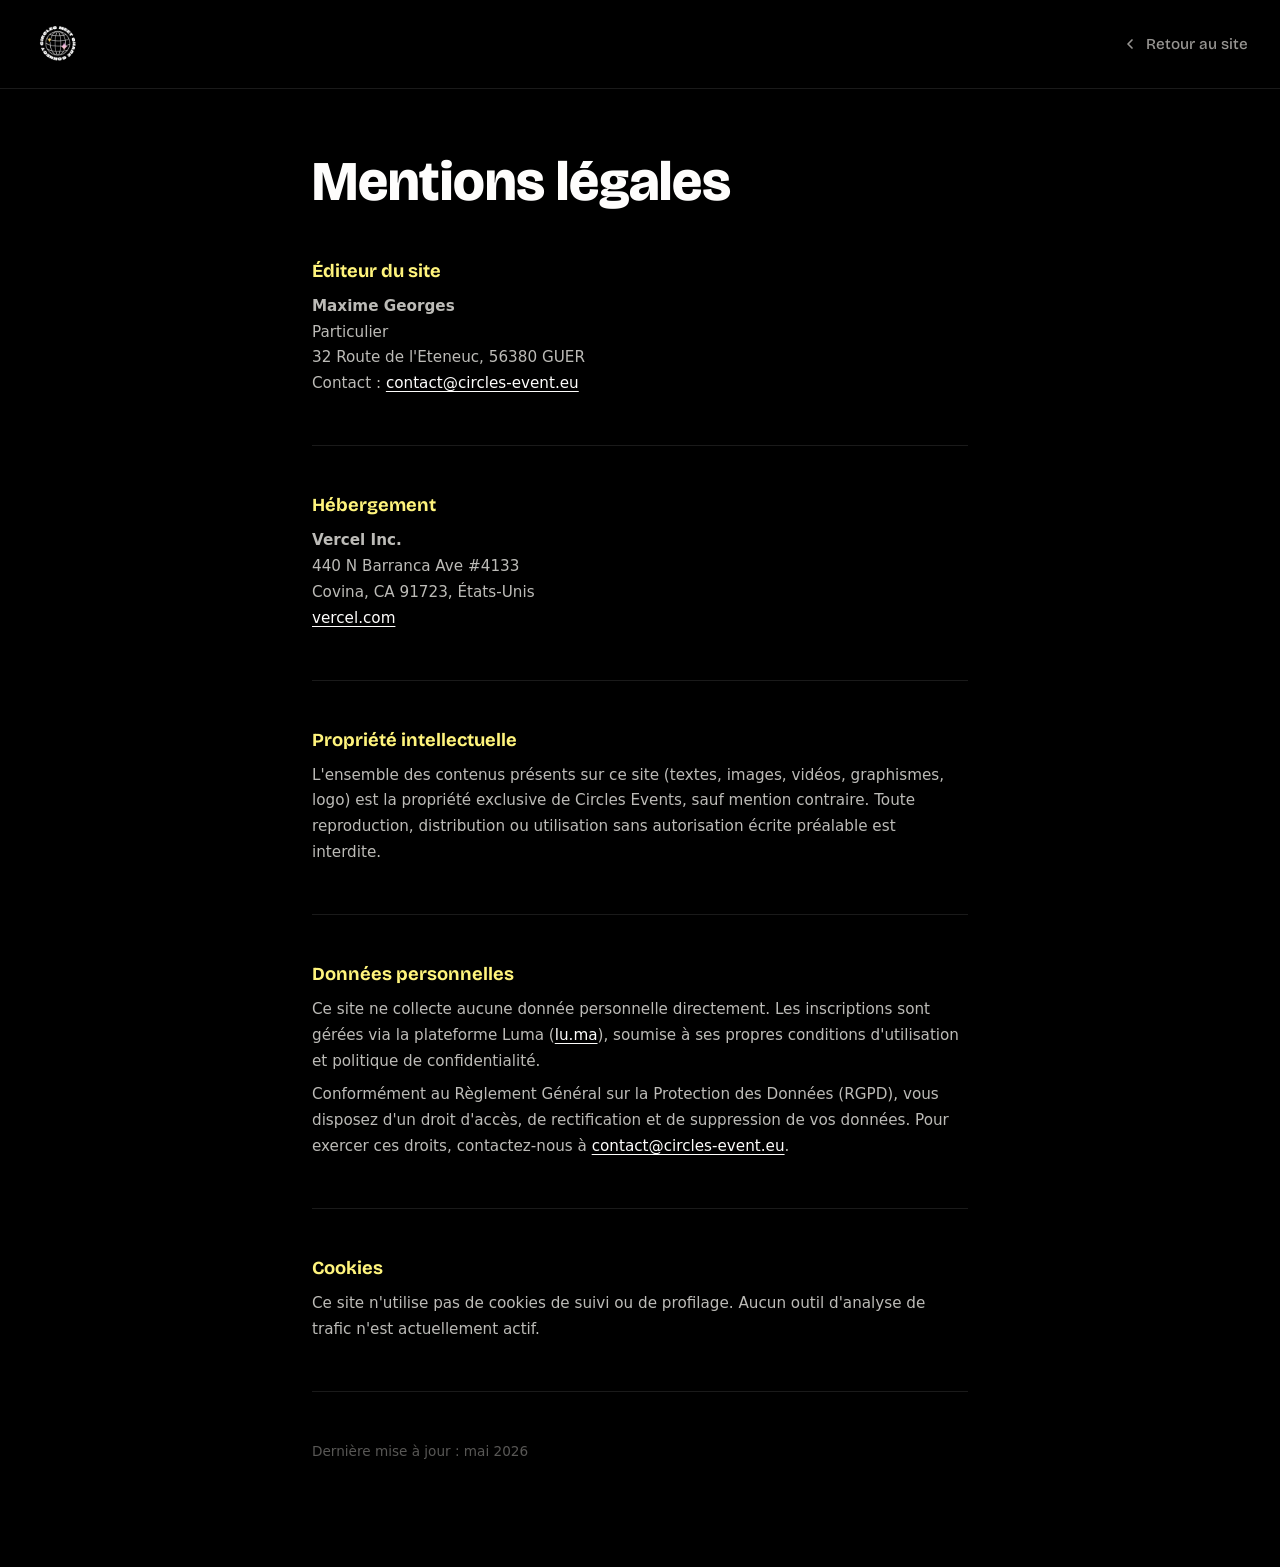
<file: mentions-legales.html>
<!DOCTYPE html>
<html lang="fr">

<head>
  <meta charset="UTF-8" />
  <meta name="viewport" content="width=device-width, initial-scale=1.0" />
  <title>Mentions légales — Circles 2</title>
  <link rel="preconnect" href="https://fonts.googleapis.com" />
  <link rel="preconnect" href="https://fonts.gstatic.com" crossorigin />
  <link href="https://fonts.googleapis.com/css2?family=Bricolage+Grotesque:opsz,wght@12..96,200..800&display=swap"
    rel="stylesheet" />
  <link href="https://api.fontshare.com/v2/css?f[]=satoshi@400,500,700,900&display=swap" rel="stylesheet" />
  <link rel="stylesheet" href="style.css" />
  <style>
    .legal-page {
      min-height: 100vh;
      background: var(--black);
      color: var(--off-white);
    }

    .legal-nav {
      display: flex;
      align-items: center;
      justify-content: space-between;
      padding: 1.25rem 2rem;
      border-bottom: 1px solid rgba(255, 255, 255, 0.1);
    }

    .legal-nav__logo {
      height: 3rem;
      width: auto;
    }

    .legal-nav__back {
      display: inline-flex;
      align-items: center;
      gap: 0.5rem;
      font-family: var(--font-display);
      font-size: 0.95rem;
      color: rgba(251, 249, 244, 0.6);
      text-decoration: none;
      transition: color 0.2s ease;
    }

    .legal-nav__back:hover {
      color: var(--off-white);
    }

    .legal-content {
      max-width: 720px;
      margin: 0 auto;
      padding: 4rem 2rem 6rem;
    }

    .legal-content h1 {
      font-family: var(--font-display);
      font-weight: 800;
      font-optical-sizing: none;
      font-variation-settings: 'opsz' 96;
      font-size: clamp(2rem, 5vw, 3.5rem);
      margin: 0 0 3rem;
      line-height: 1.05;
    }

    .legal-content h2 {
      font-family: var(--font-display);
      font-weight: 700;
      font-size: 1.15rem;
      margin: 2.5rem 0 0.75rem;
      color: var(--yellow);
    }

    .legal-content p,
    .legal-content address {
      font-style: normal;
      font-size: 0.95rem;
      line-height: 1.7;
      color: rgba(251, 249, 244, 0.75);
      margin: 0 0 0.5rem;
    }

    .legal-content a {
      color: var(--off-white);
      text-decoration: underline;
      text-underline-offset: 3px;
    }

    .legal-divider {
      border: none;
      border-top: 1px solid rgba(255, 255, 255, 0.1);
      margin: 3rem 0;
    }

    @media (max-width: 768px) {
      .legal-nav {
        padding: 1rem 1.25rem;
      }

      .legal-content {
        padding: 2.5rem 1.25rem 4rem;
      }
    }
  </style>
</head>

<body>
  <div class="legal-page">
    <nav class="legal-nav">
      <a href="/">
        <img src="graphics/logo_small.png" class="legal-nav__logo" alt="Circles — accueil" />
      </a>
      <a href="/" class="legal-nav__back">
        <svg width="16" height="16" viewBox="0 0 24 24" fill="none" stroke="currentColor" stroke-width="2.5"
          stroke-linecap="round" stroke-linejoin="round" aria-hidden="true">
          <polyline points="15 18 9 12 15 6" />
        </svg>
        Retour au site
      </a>
    </nav>

    <main class="legal-content">
      <h1>Mentions légales</h1>

      <h2>Éditeur du site</h2>
      <address>
        <strong>Maxime Georges</strong><br />
        Particulier<br />
        32 Route de l'Eteneuc, 56380 GUER<br />
        Contact : <a href="mailto:contact@circles-event.eu">contact@circles-event.eu</a>
      </address>

      <hr class="legal-divider" />

      <h2>Hébergement</h2>
      <address>
        <strong>Vercel Inc.</strong><br />
        440 N Barranca Ave #4133<br />
        Covina, CA 91723, États-Unis<br />
        <a href="https://vercel.com" target="_blank" rel="noopener">vercel.com</a>
      </address>

      <hr class="legal-divider" />

      <h2>Propriété intellectuelle</h2>
      <p>
        L'ensemble des contenus présents sur ce site (textes, images, vidéos, graphismes, logo) est la propriété
        exclusive de Circles Events, sauf mention contraire. Toute reproduction, distribution ou utilisation sans
        autorisation écrite préalable est interdite.
      </p>

      <hr class="legal-divider" />

      <h2>Données personnelles</h2>
      <p>
        Ce site ne collecte aucune donnée personnelle directement. Les inscriptions sont gérées via la plateforme
        Luma (<a href="https://lu.ma" target="_blank" rel="noopener">lu.ma</a>), soumise à ses propres conditions
        d'utilisation et politique de confidentialité.
      </p>
      <p>
        Conformément au Règlement Général sur la Protection des Données (RGPD), vous disposez d'un droit d'accès,
        de rectification et de suppression de vos données. Pour exercer ces droits, contactez-nous à
        <a href="mailto:contact@circles-event.eu">contact@circles-event.eu</a>.
      </p>

      <hr class="legal-divider" />

      <h2>Cookies</h2>
      <p>
        Ce site n'utilise pas de cookies de suivi ou de profilage. Aucun outil d'analyse de trafic n'est
        actuellement actif.
      </p>

      <hr class="legal-divider" />

      <p style="color: rgba(251,249,244,0.35); font-size: 0.85rem;">Dernière mise à jour : mai 2026</p>
    </main>
  </div>
</body>

</html>
</file>
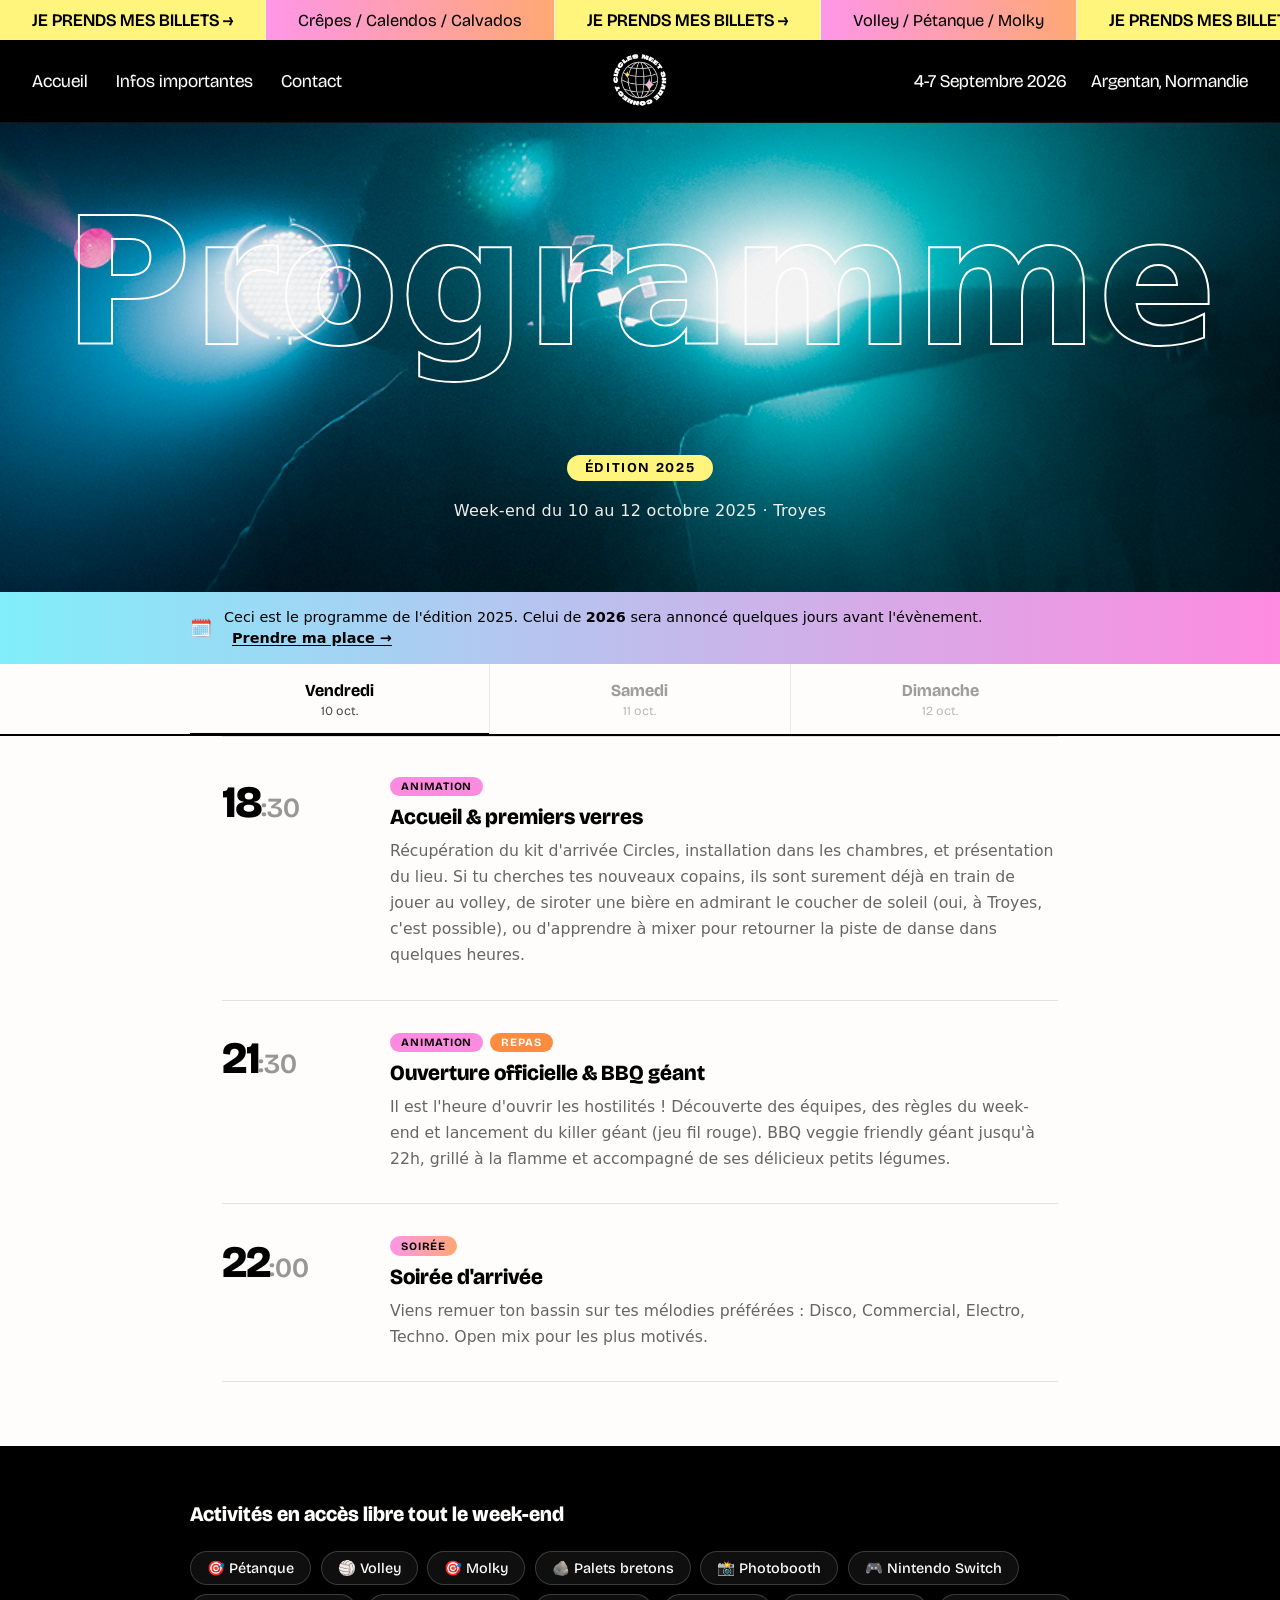
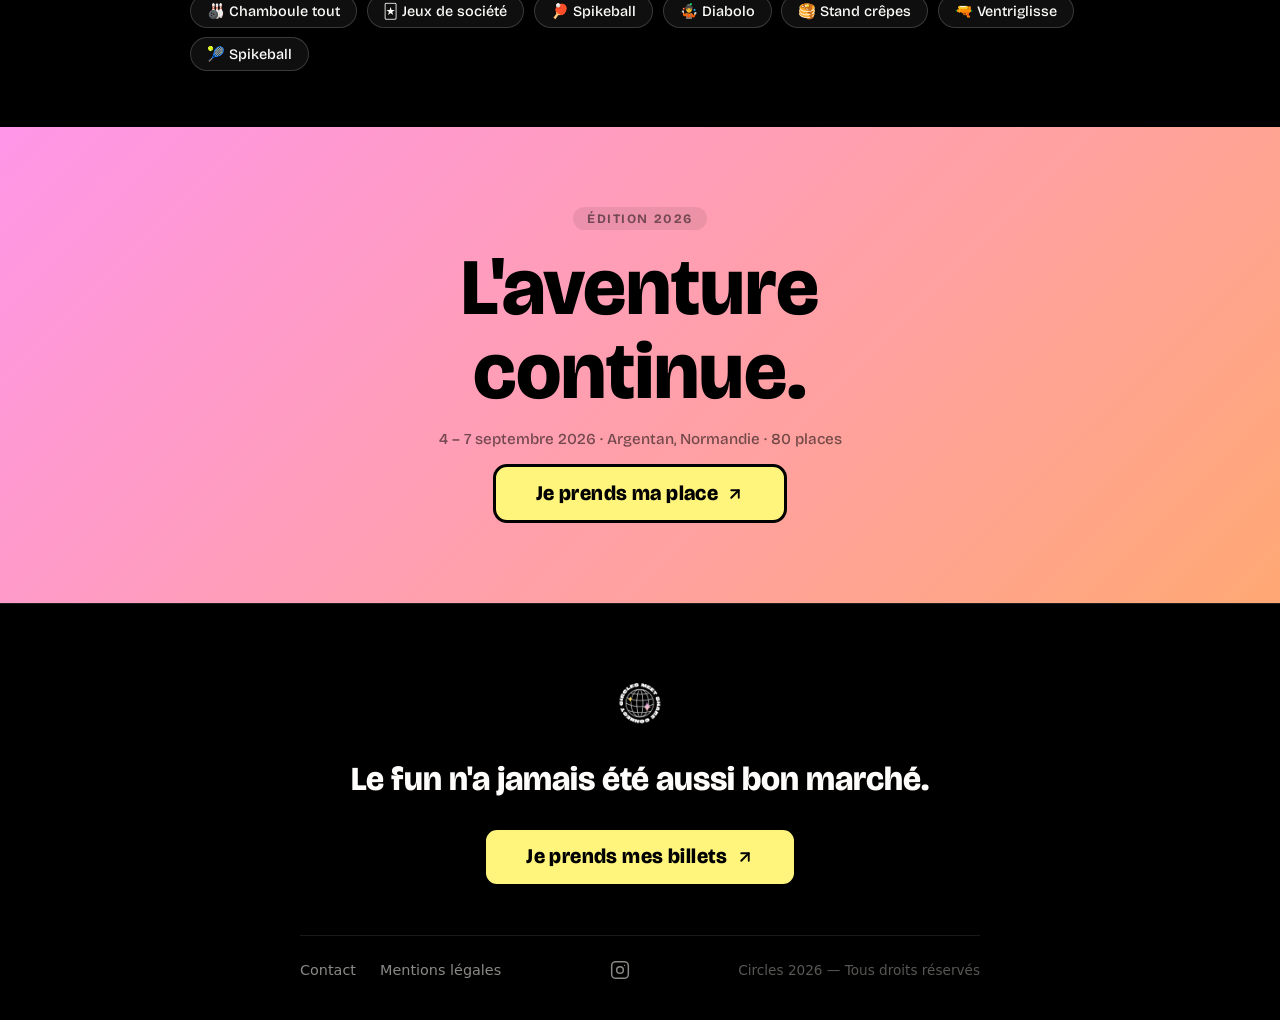
<file: programme.html>
<!DOCTYPE html>
<html lang="fr">

<head>
  <meta charset="UTF-8" />
  <meta name="viewport" content="width=device-width, initial-scale=1.0" />
  <title>Circles - Programme 2025</title>
  <link rel="icon" type="image/png" href="graphics/icon.png" />
  <link rel="preconnect" href="https://fonts.googleapis.com" />
  <link rel="preconnect" href="https://fonts.gstatic.com" crossorigin />
  <link href="https://fonts.googleapis.com/css2?family=Bricolage+Grotesque:opsz,wght@12..96,200..800&display=swap"
    rel="stylesheet" />
  <link href="https://api.fontshare.com/v2/css?f[]=satoshi@400,500,700,900&display=swap" rel="stylesheet" />
  <link rel="stylesheet" href="style.css" />
</head>

<body>

  <!-- ========== Ticker + nav ========== -->
  <div class="masthead" id="masthead">
    <div class="top-ticker">
      <div class="top-ticker__track">
        <a href="https://luma.com/sjxv5ou8" class="top-ticker__segment top-ticker__segment--gradient">JE PRENDS MES
          BILLETS →</a>
        <div class="top-ticker__segment top-ticker__segment--yellow">Crêpes / Calendos / Calvados</div>
        <a href="https://luma.com/sjxv5ou8" class="top-ticker__segment top-ticker__segment--gradient">JE PRENDS MES
          BILLETS →</a>
        <div class="top-ticker__segment top-ticker__segment--yellow">Volley / Pétanque / Molky</div>
        <a href="https://luma.com/sjxv5ou8" class="top-ticker__segment top-ticker__segment--gradient">JE PRENDS MES
          BILLETS →</a>
        <div class="top-ticker__segment top-ticker__segment--yellow">Ateliers Sports / Olympiades</div>
        <a href="https://luma.com/sjxv5ou8" class="top-ticker__segment top-ticker__segment--gradient">JE PRENDS MES
          BILLETS →</a>
        <div class="top-ticker__segment top-ticker__segment--yellow">La normandie ça vous gagne</div>
        <a href="https://luma.com/sjxv5ou8" class="top-ticker__segment top-ticker__segment--gradient">JE PRENDS MES
          BILLETS →</a>
        <div class="top-ticker__segment top-ticker__segment--yellow">Places trèèèèès limitées</div>
        <a href="https://luma.com/sjxv5ou8" class="top-ticker__segment top-ticker__segment--gradient">JE PRENDS MES
          BILLETS →</a>
        <div class="top-ticker__segment top-ticker__segment--yellow">Crêpes / Calendos / Calvados</div>
        <a href="https://luma.com/sjxv5ou8" class="top-ticker__segment top-ticker__segment--gradient">JE PRENDS MES
          BILLETS →</a>
        <div class="top-ticker__segment top-ticker__segment--yellow">Volley / Pétanque / Molky</div>
        <a href="https://luma.com/sjxv5ou8" class="top-ticker__segment top-ticker__segment--gradient">JE PRENDS MES
          BILLETS →</a>
        <div class="top-ticker__segment top-ticker__segment--yellow">Ateliers Sports / Olympiades</div>
        <a href="https://luma.com/sjxv5ou8" class="top-ticker__segment top-ticker__segment--gradient">JE PRENDS MES
          BILLETS →</a>
        <div class="top-ticker__segment top-ticker__segment--yellow">La normandie ça vous gagne</div>
        <a href="https://luma.com/sjxv5ou8" class="top-ticker__segment top-ticker__segment--gradient">JE PRENDS MES
          BILLETS →</a>
        <div class="top-ticker__segment top-ticker__segment--yellow">Places trèèèèès limitées</div>
      </div>
    </div>

    <header class="site-header">
      <nav class="nav-bar" aria-label="Navigation principale">
        <div class="nav-bar__left">
          <a href="/" class="nav-bar__link">Accueil</a>
          <a href="/#infos" class="nav-bar__link">Infos importantes</a>
          <a href="mailto:contact@circles-event.eu" class="nav-bar__link">Contact</a>
        </div>
        <a href="/" class="nav-bar__logo" aria-label="Circles — accueil">
          <img src="graphics/logo_small.png" class="nav-bar__logo-img" alt="Circles" />
        </a>
        <div class="nav-bar__meta">
          <span>4-7 Septembre 2026</span>
          <span>Argentan, Normandie</span>
        </div>
      </nav>
    </header>
  </div>

  <!-- ========== Hero programme ========== -->
  <section class="prog-hero">
    <div class="prog-hero__inner">
      <h1 class="prog-hero__title">Programme</h1>
      <div class="spacing-50"></div>
      <span class="prog-hero__eyebrow">Édition 2025</span>
      <p class="prog-hero__subtitle">Week-end du 10 au 12 octobre 2025 · Troyes</p>
    </div>
  </section>

  <!-- ========== Notice 2026 ========== -->
  <div class="prog-notice" role="note">
    <div class="prog-notice__inner">
      <span class="prog-notice__icon">🗓️</span>
      <p class="prog-notice__text">
        Ceci est le programme de l'édition 2025. Celui de <strong>2026</strong> sera annoncé quelques jours avant
        l'évènement.
        <a href="https://luma.com/sjxv5ou8" class="prog-notice__link">Prendre ma place →</a>
      </p>
    </div>
  </div>

  <!-- ========== Filtre par jour ========== -->
  <div class="prog-filter-wrap" id="prog-filter-wrap">
    <div class="prog-filter" role="tablist" aria-label="Filtrer par jour">
      <button class="prog-filter__btn is-active" data-day="vendredi" role="tab" aria-selected="true"
        aria-controls="day-vendredi">
        <span class="prog-filter__day">Vendredi</span>
        <span class="prog-filter__date">10 oct.</span>
      </button>
      <button class="prog-filter__btn" data-day="samedi" role="tab" aria-selected="false" aria-controls="day-samedi">
        <span class="prog-filter__day">Samedi</span>
        <span class="prog-filter__date">11 oct.</span>
      </button>
      <button class="prog-filter__btn" data-day="dimanche" role="tab" aria-selected="false"
        aria-controls="day-dimanche">
        <span class="prog-filter__day">Dimanche</span>
        <span class="prog-filter__date">12 oct.</span>
      </button>
    </div>
  </div>

  <!-- ========== Contenu du programme ========== -->
  <main class="prog-main">

    <!-- ===== Vendredi 10 ===== -->
    <section class="prog-day" id="day-vendredi" data-day="vendredi" role="tabpanel">
      <div class="prog-day__inner">

        <article class="prog-event">
          <div class="prog-event__time">18<span class="prog-event__minutes">:30</span></div>
          <div class="prog-event__card">
            <div class="prog-event__tags">
              <span class="prog-tag prog-tag--animation">Animation</span>
            </div>
            <h3 class="prog-event__title">Accueil & premiers verres</h3>
            <p class="prog-event__desc">Récupération du kit d'arrivée Circles, installation dans les chambres, et
              présentation du lieu. Si tu cherches tes nouveaux copains, ils sont surement déjà en train de jouer au
              volley, de siroter une bière en admirant le coucher de soleil (oui, à Troyes, c'est possible), ou
              d'apprendre à mixer pour retourner la piste de danse dans quelques heures. </p>
          </div>
        </article>

        <article class="prog-event">
          <div class="prog-event__time">21<span class="prog-event__minutes">:30</span></div>
          <div class="prog-event__card">
            <div class="prog-event__tags">
              <span class="prog-tag prog-tag--animation">Animation</span>
              <span class="prog-tag prog-tag--repas">Repas</span>
            </div>
            <h3 class="prog-event__title">Ouverture officielle & BBQ géant</h3>
            <p class="prog-event__desc">Il est l'heure d'ouvrir les hostilités ! Découverte des équipes, des règles du
              week-end et lancement du killer géant (jeu fil rouge). BBQ veggie friendly géant
              jusqu'à 22h, grillé à la flamme et accompagné de ses délicieux petits légumes.</p>
          </div>
        </article>

        <article class="prog-event">
          <div class="prog-event__time">22<span class="prog-event__minutes">:00</span></div>
          <div class="prog-event__card">
            <div class="prog-event__tags">
              <span class="prog-tag prog-tag--soiree">Soirée</span>
            </div>
            <h3 class="prog-event__title">Soirée d'arrivée</h3>
            <p class="prog-event__desc">Viens remuer ton bassin sur tes mélodies préférées : Disco, Commercial, Electro,
              Techno. Open mix pour les plus motivés.</p>
          </div>
        </article>

      </div>
    </section>

    <!-- ===== Samedi 11 ===== -->
    <section class="prog-day" id="day-samedi" data-day="samedi" role="tabpanel" hidden>
      <div class="prog-day__inner">

        <article class="prog-event">
          <div class="prog-event__time">09<span class="prog-event__minutes">:45</span></div>
          <div class="prog-event__card">
            <div class="prog-event__tags">
              <span class="prog-tag prog-tag--repas">Repas</span>
            </div>
            <h3 class="prog-event__title">Petit déjeuner</h3>
            <p class="prog-event__desc">Yeux encore collants et odeur de café : viens déguster un petit déjeuner rempli
              de merveilles locales.</p>
          </div>
        </article>

        <article class="prog-event">
          <div class="prog-event__time">10<span class="prog-event__minutes">:00</span></div>
          <div class="prog-event__card">
            <div class="prog-event__tags">
              <span class="prog-tag prog-tag--sport">Sport</span>
            </div>
            <h3 class="prog-event__title">Session running</h3>
            <p class="prog-event__desc">Un réveil en douceur (ou pas) pour ceux qui veulent transpirer dès le matin et
              évacuer les excès de la veille.
              Toutes les vitesses sont bienvenues.</p>
          </div>
        </article>

        <article class="prog-event">
          <div class="prog-event__time">11<span class="prog-event__minutes">:30</span></div>
          <div class="prog-event__card">
            <div class="prog-event__tags">
              <span class="prog-tag prog-tag--atelier">Atelier</span>
            </div>
            <h3 class="prog-event__title">3 ateliers découvertes — au choix</h3>
            <p class="prog-event__desc">Un seul atelier par participant. À toi de choisir :</p>
            <ul class="prog-event__list">
              <li><strong>Kiné</strong> — Travailler sa mobilité et prévenir les blessures. Organisé par Apolline et
                Chloé, kinés du sport.</li>
              <li><strong>Jujitsu</strong> — Initiation aux sports de combat. Organisé par Malo et Alexandre,
                pratiquants en club depuis 7 ans. </li>
              <li><strong>Spikeball</strong> — Découverte des règles et initiation. Organisé par Augustin et Ghislain,
                pratiquants en club depuis 8 ans.</li>
            </ul>
          </div>
        </article>

        <article class="prog-event">
          <div class="prog-event__time">12<span class="prog-event__minutes">:30</span></div>
          <div class="prog-event__card">
            <div class="prog-event__tags">
              <span class="prog-tag prog-tag--repas">Repas</span>
            </div>
            <h3 class="prog-event__title">Banquet général</h3>
            <p class="prog-event__desc">Grand repas collectif jusqu'à 13h30.</p>
          </div>
        </article>

        <article class="prog-event">
          <div class="prog-event__time">14<span class="prog-event__minutes">:00</span></div>
          <div class="prog-event__card">
            <div class="prog-event__tags">
              <span class="prog-tag prog-tag--animation">Animation</span>
              <span class="prog-tag prog-tag--sport">Sport</span>
            </div>
            <h3 class="prog-event__title">Olympiades en équipes 🏆</h3>
            <p class="prog-event__desc">Le grand événement du week-end. Chaque équipe s'affronte dans des épreuves
              improbables et accessibles à tous pour accumuler des bonus de temps et partir avec un avantage lors du
              parcours final.</p>
          </div>
        </article>

        <article class="prog-event">
          <div class="prog-event__time">18<span class="prog-event__minutes">:00</span></div>
          <div class="prog-event__card">
            <div class="prog-event__tags">
              <span class="prog-tag prog-tag--repas">Repas</span>
            </div>
            <h3 class="prog-event__title">Ouverture du stand crèpes</h3>
            <p class="prog-event__desc">Les armoricains ne nous ont pas laissé le choix : un stand de crèpes préparés
              par un Breton pur souche. </p>
          </div>
        </article>

        <article class="prog-event">
          <div class="prog-event__time">18<span class="prog-event__minutes">:30</span></div>
          <div class="prog-event__card">
            <div class="prog-event__tags">
              <span class="prog-tag prog-tag--atelier">Atelier</span>
            </div>
            <h3 class="prog-event__title">2 ateliers découvertes du soir</h3>
            <p class="prog-event__desc">Deux ateliers en parallèle pour finir la journée en beauté :</p>
            <ul class="prog-event__list">
              <li><strong>Initiation au rock</strong> - organisé par Jeanne. Avec ça, pas d'excuse pour se secouer les
                puces à la
                soirée de ce soir !</li>
              <li><strong>Présentation et dégustation de champagne</strong> - organisé par une productrice locale. Parce
                que oui,
                Troyes n'est pas seulement le royaume de l'andouillette. On vous propose de découvrir 5 champagnes
                produits à seulement quelques kilomètres.</li>
            </ul>
            <div class="prog-event__badge">📋 Inscription obligatoire</div>
          </div>
        </article>

        <article class="prog-event">
          <div class="prog-event__time">20<span class="prog-event__minutes">:00</span></div>
          <div class="prog-event__card">
            <div class="prog-event__tags">
              <span class="prog-tag prog-tag--repas">Repas</span>
            </div>
            <h3 class="prog-event__title">Repas du soir</h3>
            <p class="prog-event__desc">Dîner collectif jusqu'à 21h30. Viens reprendre toutes les calories que tu as
              brulé dans la journée.
            </p>
          </div>
        </article>

        <article class="prog-event">
          <div class="prog-event__time">20<span class="prog-event__minutes">:30</span></div>
          <div class="prog-event__card">
            <div class="prog-event__tags">
              <span class="prog-tag prog-tag--animation">Animation</span>
            </div>
            <h3 class="prog-event__title">Tournoi Beer Pong</h3>
            <p class="prog-event__desc">Le tournoi officiel du week-end. Constitue ton équipe, plie légèrement le coude,
              et
              viens nous montrer tes talents de précision.</p>
            <div class="prog-event__badge">📋 Inscription obligatoire</div>
          </div>
        </article>

        <article class="prog-event">
          <div class="prog-event__time">22<span class="prog-event__minutes">:00</span></div>
          <div class="prog-event__card">
            <div class="prog-event__tags">
              <span class="prog-tag prog-tag--animation">Animation</span>
            </div>
            <h3 class="prog-event__title">Remise des prix & Loto Bingo</h3>
            <p class="prog-event__desc">Les Olympiades ont désormais leur vainqueur. Mais tout le monde a une chance de
              repartir avec
              quelque chose grâce au Loto Bingo. Au total, 10 lots sont à gagner.</p>
          </div>
        </article>

        <article class="prog-event">
          <div class="prog-event__time">23<span class="prog-event__minutes">:00</span></div>
          <div class="prog-event__card">
            <div class="prog-event__tags">
              <span class="prog-tag prog-tag--soiree">Soirée</span>
            </div>
            <h3 class="prog-event__title">Turbo-Soirée</h3>
            <p class="prog-event__desc">La grande soirée du week-end. Les meilleurs sauront admirer le lever de soleil
              le lendemain matin.</p>
          </div>
        </article>

      </div>
    </section>

    <!-- ===== Dimanche 12 ===== -->
    <section class="prog-day" id="day-dimanche" data-day="dimanche" role="tabpanel" hidden>
      <div class="prog-day__inner">

        <article class="prog-event">
          <div class="prog-event__time">10<span class="prog-event__minutes">:30</span></div>
          <div class="prog-event__card">
            <div class="prog-event__tags">
              <span class="prog-tag prog-tag--repas">Repas</span>
            </div>
            <h3 class="prog-event__title">Brunch géant</h3>
            <p class="prog-event__desc">Le dernier grand repas tous ensemble, jusqu'à 13h. On refait le week-end, on
              échange les numéros, on promets de se revoir.</p>
          </div>
        </article>

        <article class="prog-event">
          <div class="prog-event__time">11<span class="prog-event__minutes">:00</span></div>
          <div class="prog-event__card">
            <div class="prog-event__tags">
              <span class="prog-tag prog-tag--sport">Sport</span>
              <span class="prog-tag prog-tag--atelier">Atelier</span>
            </div>
            <h3 class="prog-event__title">Initiation Yoga & Détente</h3>
            <p class="prog-event__desc">Pour récupérer avant le retour. Corps et esprit reposés, souvenirs plein les
              poches.</p>
          </div>
        </article>

        <article class="prog-event">
          <div class="prog-event__time">15<span class="prog-event__minutes">:00</span></div>
          <div class="prog-event__card">
            <div class="prog-event__tags">
              <span class="prog-tag prog-tag--fin">Fin</span>
            </div>
            <h3 class="prog-event__title">Fin de Circles & gros calins</h3>
            <p class="prog-event__desc">Foutue poussière dans l'oeil.. À l'année prochaine.</p>
          </div>
        </article>

      </div>
    </section>

    <!-- ===== Activités libres ===== -->
    <aside class="prog-aside">
      <div class="prog-aside__inner">
        <h2 class="prog-aside__title">Activités en accès libre tout le week-end</h2>
        <div class="prog-aside__tags">
          <span class="prog-free-tag">🎯 Pétanque</span>
          <span class="prog-free-tag">🏐 Volley</span>
          <span class="prog-free-tag">🎯 Molky</span>
          <span class="prog-free-tag">🪨 Palets bretons</span>
          <span class="prog-free-tag">📸 Photobooth</span>
          <span class="prog-free-tag">🎮 Nintendo Switch</span>
          <span class="prog-free-tag">🎳 Chamboule tout</span>
          <span class="prog-free-tag">🃏 Jeux de société</span>
          <span class="prog-free-tag">🏓 Spikeball</span>
          <span class="prog-free-tag">🤹 Diabolo</span>
          <span class="prog-free-tag">🥞 Stand crêpes</span>
          <span class="prog-free-tag">🔫 Ventriglisse</span>
          <span class="prog-free-tag">🎾 Spikeball</span>
        </div>
      </div>
    </aside>

  </main>

  <!-- ========== CTA 2026 ========== -->
  <section class="prog-cta-section">
    <div class="prog-cta-inner">
      <span class="prog-cta-eyebrow">Édition 2026</span>
      <h2 class="prog-cta-title">L'aventure continue.</h2>
      <p class="prog-cta-sub">4 – 7 septembre 2026 · Argentan, Normandie · 80 places</p>
      <a href="https://luma.com/sjxv5ou8" class="btn btn--hero">
        Je prends ma place
        <svg class="btn__arrow" width="18" height="18" viewBox="0 0 24 24" fill="none" stroke="currentColor"
          stroke-width="2.5" stroke-linecap="round" stroke-linejoin="round" aria-hidden="true">
          <line x1="7" y1="17" x2="17" y2="7" />
          <polyline points="7 7 17 7 17 17" />
        </svg>
      </a>
    </div>
  </section>

  <!-- ========== Footer ========== -->
  <footer class="site-footer">
    <div class="site-footer__inner">
      <img src="graphics/logo_small.png" class="site-footer__logo" alt="Circles" />
      <p class="site-footer__tagline">Le fun n'a jamais été aussi bon marché.</p>
      <a href="https://luma.com/sjxv5ou8" class="btn btn--hero">
        Je prends mes billets
        <svg class="btn__arrow" width="18" height="18" viewBox="0 0 24 24" fill="none" stroke="currentColor"
          stroke-width="2.5" stroke-linecap="round" stroke-linejoin="round" aria-hidden="true">
          <line x1="7" y1="17" x2="17" y2="7" />
          <polyline points="7 7 17 7 17 17" />
        </svg>
      </a>
    </div>
    <div class="site-footer__bar">
      <div class="site-footer__links">
        <a href="mailto:contact@circles-event.eu" class="site-footer__link">Contact</a>
        <a href="/mentions-legales" class="site-footer__link">Mentions légales</a>
      </div>
      <a href="https://www.instagram.com/circles_event" class="site-footer__instagram" target="_blank" rel="noopener"
        aria-label="Instagram @circles_event">
        <svg xmlns="http://www.w3.org/2000/svg" width="20" height="20" viewBox="0 0 24 24" fill="none"
          stroke="currentColor" stroke-width="1.8" stroke-linecap="round" stroke-linejoin="round" aria-hidden="true">
          <rect x="2" y="2" width="20" height="20" rx="5" ry="5" />
          <circle cx="12" cy="12" r="4" />
          <circle cx="17.5" cy="6.5" r="0.8" fill="currentColor" stroke="none" />
        </svg>
      </a>
      <p class="site-footer__legal">Circles 2026 — Tous droits réservés</p>
    </div>
  </footer>

  <script>
    // Sticky filter: offset by masthead height
    const masthead = document.getElementById('masthead');
    const filterWrap = document.getElementById('prog-filter-wrap');
    function updateFilterTop() {
      if (masthead && filterWrap) {
        filterWrap.style.top = masthead.offsetHeight + 'px';
      }
    }
    updateFilterTop();
    window.addEventListener('resize', updateFilterTop);

    // Day filter tabs
    const filterBtns = document.querySelectorAll('.prog-filter__btn');
    const dayPanels = document.querySelectorAll('.prog-day');

    filterBtns.forEach(btn => {
      btn.addEventListener('click', () => {
        const target = btn.dataset.day;

        filterBtns.forEach(b => {
          b.classList.remove('is-active');
          b.setAttribute('aria-selected', 'false');
        });
        btn.classList.add('is-active');
        btn.setAttribute('aria-selected', 'true');

        dayPanels.forEach(panel => {
          if (panel.dataset.day === target) {
            panel.removeAttribute('hidden');
          } else {
            panel.setAttribute('hidden', '');
          }
        });

        // Scroll so the filter bar lands just below the sticky masthead
        const targetY = filterWrap.getBoundingClientRect().top + window.scrollY - masthead.offsetHeight;
        window.scrollTo({ top: targetY, behavior: 'smooth' });
      });
    });

    // Ticker animation (same as main page)
    const track = document.querySelector('.top-ticker__track');
    if (track) {
      // already handled by CSS animation
    }
  </script>

</body>

</html>
</file>
<file: style.css>
@property --gradient_rotate {
  syntax: "<angle>";
  initial-value: 0deg;
  inherits: false;
}

/* =============================================================================
   Circles 2 — variables, reset léger, typo
   ============================================================================= */
:root {
  --yellow: #FFF47C;
  --pink: #fe9b96;
  --green: #36fe97;
  --off-white: #fefdfc;
  --white: #ffffff;
  --black: #000000;
  --circles-black: #142027;
  --radius: 20px;
  --font-display: "Bricolage Grotesque", system-ui, sans-serif;
  --font-body: "Satoshi", system-ui, sans-serif;
  --nav-bar-h: 5.1rem;
}

*,
*::before,
*::after {
  box-sizing: border-box;
}

html {
  scroll-behavior: smooth;
}

body {
  margin: 0;
  font-family: var(--font-body);
  font-weight: 500;
  background: var(--black);
  color: var(--off-white);
  overflow-x: hidden;
}

img,
video {
  max-width: 100%;
  display: block;
}

a {
  color: inherit;
  text-decoration: none;
}

/* =============================================================================
   Ticker haut (segments colorés, boucle continue)
   ============================================================================= */
.masthead {
  position: sticky;
  top: 0;
  z-index: 50;
}

.top-ticker {
  overflow: hidden;
  background: linear-gradient(90deg, #FF96E8 0%, #FFA874 100%);
}

.top-ticker__track {
  display: flex;
  width: max-content;
  animation: top-ticker-scroll 45s linear infinite;
}

@keyframes top-ticker-scroll {
  0% {
    transform: translateX(0);
  }

  100% {
    transform: translateX(-50%);
  }
}

.top-ticker__segment {
  flex-shrink: 0;
  display: flex;
  align-items: center;
  padding: 0.6rem 2rem;
  font-family: var(--font-display);
  font-optical-sizing: none;
  color: var(--black);
  white-space: nowrap;
  text-decoration: none;
  border-right: 1px solid rgba(255, 255, 255, 0.75);
}

/* "JE PRENDS MES BILLETS →" — gradient, poids 600, opsz 76, majuscules */
.top-ticker__segment--gradient {
  background: var(--yellow);
  font-weight: 600;
  font-variation-settings: 'opsz' 76;
  font-size: clamp(0.85rem, 1.6vw, 1.1rem);
  text-transform: uppercase;
  cursor: pointer;
  transition: all 0.5s ease;
}

.top-ticker__segment--gradient:hover {
  background: var(--pink);
  transition: all 0.5s ease;
}

/* Autres segments — dégradé rose/orange, poids 400, opsz 50, minuscules */
.top-ticker__segment--yellow {
  background: linear-gradient(90deg, #FF96E8, #FFA874);
  font-weight: 400;
  font-variation-settings: 'opsz' 50;
  font-size: clamp(0.85rem, 1.6vw, 1.05rem);
  text-transform: none;
}

/* =============================================================================
   Header / nav
   ============================================================================= */
.site-header {
  background: rgba(0, 0, 0, 0.45);
  backdrop-filter: blur(28px) saturate(1.1);
  -webkit-backdrop-filter: blur(28px) saturate(1.1);
  border-bottom: 1px solid rgba(255, 255, 255, 0.08);
}

.nav-bar {
  display: grid;
  grid-template-columns: 1fr auto 1fr;
  align-items: center;
  gap: 1rem;
  padding: 0.3rem 2rem;
  max-width: 1400px;
  margin: 0 auto;
}

.nav-bar__left {
  display: flex;
  flex-wrap: wrap;
  gap: 1.75rem;
}

.nav-bar__link {
  color: var(--off-white);
  font-family: var(--font-display);
  font-weight: 400;
  font-optical-sizing: none;
  font-variation-settings: 'opsz' 80;
  font-size: clamp(1rem, 1.4vw, 1.15rem);
  transition: all 0.5s ease;
}

.nav-bar__link:hover {
  text-decoration: none;
  color: var(--yellow);
  transition: all 0.5s ease;
}

.nav-bar__logo {
  justify-self: center;
}

.nav-bar__logo-img {
  display: block;
  height: 4.5rem;
  width: auto;
}

.nav-bar__meta {
  margin: 0;
  justify-self: end;
  display: flex;
  gap: 1.5rem;
  align-items: center;
  font-family: var(--font-display);
  font-weight: 400;
  font-optical-sizing: none;
  font-variation-settings: 'opsz' 96;
  font-size: clamp(1rem, 1.4vw, 1.15rem);
  color: var(--off-white);
}

.nav-gradient-placeholder {
  display: none;
}

.nav-bar__burger {
  display: none;
}

/* =============================================================================
   Menu mobile (burger)
   ============================================================================= */
.mobile-menu {
  display: none;
  background: rgba(0, 0, 0, 0.55);
  backdrop-filter: blur(28px) saturate(1.1);
  -webkit-backdrop-filter: blur(28px) saturate(1.1);
  border-bottom: 1px solid rgba(255, 255, 255, 0.08);
  overflow: hidden;
  max-height: 0;
  opacity: 0;
  transition: max-height 0.45s cubic-bezier(0.4, 0, 0.2, 1), opacity 0.3s ease;
}

.mobile-menu__nav {
  display: flex;
  flex-direction: column;
  padding: 0.5rem 1rem 1.25rem;
}

.mobile-menu__link {
  font-family: var(--font-display);
  font-weight: 400;
  font-optical-sizing: none;
  font-variation-settings: 'opsz' 80;
  font-size: 1.15rem;
  color: var(--off-white);
  text-decoration: none;
  padding: 0.7rem 0;
  border-bottom: 1px solid rgba(255, 255, 255, 0.08);
  transition: color 0.2s ease;
}

.mobile-menu__link:last-child {
  border-bottom: none;
}

.mobile-menu__link:hover {
  color: var(--yellow);
}

/* =============================================================================
   Hero
   ============================================================================= */
.hero {
  position: relative;
  margin-top: calc(-1 * var(--nav-bar-h));
  min-height: calc(90vh + var(--nav-bar-h));
  min-height: calc(90dvh + var(--nav-bar-h));
  display: flex;
  flex-direction: column;
  align-items: center;
  justify-content: flex-end;
  overflow: hidden;
}

.hero__media {
  position: absolute;
  inset: 0;
  z-index: 0;
  background: #111 center / cover no-repeat url("graphics/placeholder_hero.png");
}

.hero__video {
  width: 100%;
  height: 100%;
  object-fit: cover;
}

.hero__dark-overlay {
  position: absolute;
  inset: 0;
  z-index: 0;
  background: linear-gradient(to bottom, rgba(0, 0, 0, 0.05) 0%, rgba(0, 0, 0, 0.0) 40%, rgba(0, 0, 0, 0.65) 100%);
}

.hero__overlay {
  position: relative;
  z-index: 1;
  text-align: center;
  padding: 0 2rem 3rem;
  display: flex;
  flex-direction: column;
  align-items: center;
  gap: 1.5rem;
}

.hero__logo-img {
  display: block;
  width: clamp(8rem, 40vw, 40rem);
  height: auto;
  filter: drop-shadow(0 4px 24px rgba(0, 0, 0, 0.4));
  animation: hero-rise 1s cubic-bezier(0.16, 1, 0.3, 1) 0.12s both;
}

.hero__cta-wrap {
  animation: hero-rise 0.9s cubic-bezier(0.16, 1, 0.3, 1) 0.42s both;
}

.btn {
  display: inline-flex;
  align-items: center;
  justify-content: center;
  gap: 0.5rem;
  font-family: var(--font-display);
  font-weight: 800;
  font-optical-sizing: none;
  font-variation-settings: 'opsz' 96;
  border-radius: 14px;
  border: none;
  cursor: pointer;
}

.btn__arrow {
  display: block;
  flex-shrink: 0;
  transition: transform 0.2s ease;
}

.btn--hero {
  position: relative;
  padding: 0.9rem 2.5rem;
  background: var(--yellow);
  border: 3px solid var(--black);
  color: var(--black);
  font-size: clamp(1rem, 1.8vw, 1.3rem);
  letter-spacing: 0.02em;
  transition: filter 0.5s ease;
}

.btn--hero::before {
  display: none;
}

@keyframes btn-gradient-rotate {
  from {
    --gradient_rotate: 0deg;
  }

  to {
    --gradient_rotate: 360deg;
  }
}

.btn--hero:hover {
  filter: brightness(1.08);
}

.btn--hero:hover .btn__arrow {
  transform: translate(3px, -3px);
}

.btn--footer {
  padding: 0.6rem 1.5rem;
  background: var(--yellow);
  color: var(--black);
  font-size: 0.95rem;
  border-radius: 999px;
}

/* =============================================================================
   Sections génériques
   ============================================================================= */
.section {
  position: relative;
  z-index: 2;
}

.section--pitch {
  background: var(--off-white);
  color: var(--black);
  text-align: center;
  padding: 4rem 1.5rem 1rem;
}

.pitch__inner {
  max-width: 1100px;
  margin: 0 auto;
}

.pitch__title {
  margin: 0 auto 1.5rem;
  font-family: var(--font-display);
  font-weight: 900;
  font-size: clamp(1rem, 4vw, 4.5rem);
  font-variation-settings: 'opsz' 96;
  color: var(--circles-black);
  line-height: 1.05;
  max-width: 65rem;
}

.pitch__text {
  margin: 0 auto 2rem;
  max-width: 52rem;
  font-size: clamp(1rem, 2vw, 1.3rem);
  line-height: 1.3;
  font-weight: 400;
}

.spacing-100 {
  height: 100px;
}

.spacing-adaptive-100 {
  height: 100px;
}

.spacing-50 {
  height: 50px;
}

/* =============================================================================
   Carrousels — nav boutons verts
   ============================================================================= */
.carousel-nav {
  display: flex;
  justify-content: center;
  gap: 0.75rem;
  margin-bottom: 1rem;
}


.pitch__cta {
  display: block;
  width: fit-content;
  margin: 2.5rem auto 3rem;
}

.carousel-nav--testimonials {
  justify-content: flex-start;
  margin-bottom: 0;
}

.carousel-nav__btn {
  width: 3rem;
  height: 3rem;
  border-radius: 999px;
  border: 1.5px solid var(--black);
  background: var(--yellow);
  color: var(--black);
  font-family: var(--font-display);
  font-weight: 800;
  font-optical-sizing: none;
  font-variation-settings: 'opsz' 96;
  font-size: 1.2rem;
  cursor: pointer;
  transition: background 0.5s ease;
  display: flex;
  align-items: center;
  justify-content: center;
}

.carousel-nav__btn svg {
  stroke-width: 2;
}

.carousel-nav__btn:hover {
  background: brightness(1.08);
  transition: background 0.5s ease;

}

.section--carousel-activities {
  background: var(--off-white);
  padding: 0 0 4rem;
}

/* --- Tab bar --- */
.activities-tab-bar {
  display: flex;
  align-items: center;
  gap: 1rem;
  padding: 1.5rem 2rem;
  max-width: 1280px;
  margin: 0 auto;
  margin-bottom: 2rem;
}

.activities-tab-bar__tabs {
  flex: 1;
  display: flex;
  align-items: center;
  position: relative;
}

.activities-tab-bar__indicator {
  position: absolute;
  top: -5px;
  bottom: -5px;
  border-radius: 55px;
  background: linear-gradient(90deg, #FED96B, #FFCDE7);
  border: 1.5px solid var(--black);
  z-index: 0;
  pointer-events: none;
  transition: left 0.4s cubic-bezier(0.25, 0.1, 0.25, 1),
    width 0.4s cubic-bezier(0.25, 0.1, 0.25, 1);
}

.activities-tab-bar__tab {
  position: relative;
  z-index: 1;
  flex: 1;
  background: transparent;
  border: none;
  font-family: var(--font-body);
  font-weight: 600;
  font-optical-sizing: none;
  font-variation-settings: 'opsz' 76;
  font-size: clamp(0.75rem, 1.15vw, 1rem);
  color: var(--black);
  padding: 0.5rem 0.5rem;
  border-radius: 999px;
  cursor: pointer;
  white-space: nowrap;
  transition: none;
}

/* Mobile: dots de pagination */
.activities-tab-dots {
  display: none;
  flex: 1;
  justify-content: center;
  gap: 6px;
  align-items: center;
}

.activities-tab-dot {
  width: 8px;
  height: 8px;
  border-radius: 999px;
  background: var(--black);
  opacity: 0.2;
  transition: opacity 0.3s ease, width 0.3s ease;
  cursor: pointer;
  flex-shrink: 0;
}

.activities-tab-dot.is-active {
  opacity: 1;
  width: 22px;
}

/* --- Cards 3-up --- */
.activities-carousel {
  position: relative;
  overflow: hidden;
  height: clamp(260px, 37vw, 450px);
  max-width: 1280px;
  margin: 0 auto;
}

/* Gradient fade sur les bords pour masquer les cards latérales progressivement */
.activities-carousel::before,
.activities-carousel::after {
  content: '';
  position: absolute;
  top: 0;
  bottom: 0;
  width: 20%;
  z-index: 10;
  pointer-events: none;
}

.activities-carousel::before {
  left: 0;
  background: linear-gradient(to right, var(--off-white) 0%, transparent 100%);
}

.activities-carousel::after {
  right: 0;
  background: linear-gradient(to left, var(--off-white) 0%, transparent 100%);
}

.activity-card {
  position: absolute;
  left: 50%;
  top: 50%;
  transform: translate(-50%, -50%);
  width: clamp(260px, 42%, 520px);
  aspect-ratio: 6 / 5;
  border-radius: calc(var(--radius) + 1px);
  padding: 2.5px;
  background: linear-gradient(135deg, #FFD343 0%, #FF88B4 100%);
  overflow: hidden;
  opacity: 0;
  pointer-events: none;
  transition: left 0.5s cubic-bezier(0.25, 0.1, 0.25, 1),
    opacity 0.5s cubic-bezier(0.25, 0.1, 0.25, 1),
    transform 0.5s cubic-bezier(0.25, 0.1, 0.25, 1);
}

.activity-card.is-active {
  left: 50%;
  transform: translate(-50%, -50%) scale(1);
  opacity: 1;
  pointer-events: auto;
  z-index: 2;
}

.activity-card.is-prev {
  left: 5%;
  transform: translate(-50%, -50%) scale(0.78);
  opacity: 0.6;
  pointer-events: auto;
  cursor: pointer;
  z-index: 1;
}

.activity-card.is-next {
  left: 95%;
  transform: translate(-50%, -50%) scale(0.78);
  opacity: 0.6;
  pointer-events: auto;
  cursor: pointer;
  z-index: 1;
}

.activity-card__img-wrap {
  width: 100%;
  height: 100%;
  border-radius: 0;
  padding: 0;
  background: none;
}

.activity-card__img {
  width: 100%;
  height: 100%;
  object-fit: cover;
  border-radius: calc(var(--radius) - 2px);
  display: block;
}

.activity-card__caption {
  position: absolute;
  bottom: 15px;
  left: 15px;
  right: 15px;
  margin: 0;
  background: var(--white);
  border: 2px solid var(--black);
  border-radius: 12px;
  padding: 0.6rem 1.2rem;
  text-align: center;
  font-family: var(--font-body);
  font-weight: 500;
  font-optical-sizing: none;
  font-variation-settings: 'opsz' 76;
  font-size: clamp(0.8rem, 1.3vw, 1rem);
  color: var(--black);
  line-height: 1.4;
}

/* =============================================================================
   Trailer (titre contour + cadre + badges)
   ============================================================================= */
.section--trailer {
  padding: 5rem 0rem 0;
  background: radial-gradient(ellipse at 50% 30%, rgba(255, 136, 180, 0.25) 0%, transparent 55%),
    radial-gradient(ellipse at 20% 80%, rgba(254, 227, 54, 0.2) 0%, transparent 50%),
    radial-gradient(ellipse at 80% 70%, rgba(255, 211, 67, 0.15) 0%, transparent 45%),
    #0a0a0a;
}

.trailer__heading {
  margin: 0 0 2rem;
  text-align: center;
  font-family: var(--font-body);
  font-weight: 800;
  font-size: clamp(3.5rem, 14vw, 9rem);
  padding-top: 100px;
  padding-bottom: 20px;
  line-height: 0.95;
  color: transparent;
  -webkit-text-stroke: 2px var(--off-white);
  text-stroke: 2px var(--off-white);
  paint-order: stroke fill;
}

.trailer__frame-wrap {
  display: flex;
  justify-content: center;
  width: 100%;
  padding-bottom: 3rem;
}

/* Largeur pilotée par JS (50vw → 95vw), comme GSAP revealed-view */
.trailer__frame {
  position: relative;
  width: 50vw;
  max-width: 100%;
}

.trailer__youtube {
  width: 100%;
  aspect-ratio: 16 / 9;
  border-radius: var(--radius);
  overflow: hidden;
  border: 3px solid var(--black);
  background: #111;
}

.trailer__youtube iframe {
  width: 100%;
  height: 100%;
  border: none;
  display: block;
}

.trailer__pin {
  position: absolute;
  width: 9rem;
  height: 9rem;
  z-index: 2;
  animation: trailer-spin 10s linear infinite;
}

.trailer__pin--left {
  left: -4.5rem;
  top: 0;
}

.trailer__pin--right {
  right: -4.5rem;
  bottom: 25%;
}

@keyframes trailer-spin {
  to {
    transform: rotate(360deg);
  }
}

/* =============================================================================
   Triple marquee (mêmes keyframes que old/globals.css)
   ============================================================================= */
.triple-marquee-wrap {
  width: 100%;
  overflow: hidden;
  padding: 2rem 0 3rem;
  transform: rotate(1deg);
}

.triple-marquee-row {
  display: flex;
  white-space: nowrap;
}

.triple-marquee-row--reverse {
  animation: marquee-reverse 20s linear infinite;
}

.triple-marquee-row--forward {
  animation: marquee 20s linear infinite;
}

@keyframes marquee {
  0% {
    transform: translateX(0);
  }

  100% {
    transform: translateX(-50%);
  }
}

@keyframes marquee-reverse {
  0% {
    transform: translateX(-50%);
  }

  100% {
    transform: translateX(0);
  }
}

.triple-marquee-item {
  font-family: var(--font-display);
  font-weight: 400;
  font-size: clamp(1.25rem, 3vw, 1.75rem);
  color: #fff;
  margin: 0 1rem;
  text-shadow: 0 2px 4px rgba(0, 0, 0, 0.4);
}

/* =============================================================================
   Témoignages
   ============================================================================= */
.section--testimonials {
  background: linear-gradient(135deg, #FFD343 0%, #FF88B4 100%);
  color: var(--black);
  padding: 5rem 4rem;
}

.testimonials__grid {
  display: grid;
  grid-template-columns: 6fr 5fr;
  gap: 5rem;
  max-width: 1300px;
  margin: 0 auto;
  align-items: center;
}

.testimonials__col {
  min-width: 0;
}

.testimonials__col--visual {
  display: flex;
  justify-content: center;
  align-items: center;
  overflow: visible;
  padding: 2rem 0;
}

.testimonials__photo-wrap {
  width: 90%;
  border-radius: calc(var(--radius) + 3px);
  padding: 3px;
  background: white;
  transform: rotate(3deg);
  transform-origin: center center;
}

.carousel-nav__btn-testimonial {
  width: 3rem;
  height: 3rem;
  border-radius: 999px;
  border: 1.5px solid var(--black);
  background: var(--white);
  color: var(--black);
  font-family: var(--font-display);
  font-weight: 800;
  font-optical-sizing: none;
  font-variation-settings: 'opsz' 96;
  font-size: 1.2rem;
  cursor: pointer;
  transition: background 0.5s ease;
  display: flex;
  align-items: center;
  justify-content: center;
}

.testimonials__photo {
  display: block;
  width: 520px;
  height: 680px;
  border-radius: var(--radius);
  aspect-ratio: 3 / 4;
  object-fit: cover;

}

.testimonials__title {
  margin: 0 0 2rem;
  font-family: var(--font-display);
  font-weight: 800;
  font-optical-sizing: none;
  font-variation-settings: 'opsz' 96;
  font-size: clamp(2.5rem, 5.5vw, 5rem);
  line-height: 1.05;
  color: var(--black);
}

.testimonials-carousel {
  overflow-x: hidden;
  overflow-y: visible;
  margin-top: 1.5rem;
  width: 100%;
  padding: 8px 0;
}

.testimonials-carousel__track {
  display: flex;
  width: 100%;
  transition: transform 0.45s cubic-bezier(0.25, 0.1, 0.25, 1);
}

.testimonial-card {
  flex: 0 0 100%;
  width: 100%;
  margin: 0;
  padding: 2rem 2.5rem;
  border: 2px solid var(--black);
  border-radius: var(--radius);
  background: var(--white);
  display: flex;
  flex-direction: column;
  justify-content: space-between;
  min-height: 10rem;
  box-sizing: border-box;
}

.testimonial-card__quote {
  margin: 0 0 2rem;
  font-size: clamp(1rem, 1.7vw, 1.5rem);
  font-weight: 400;
  line-height: 1.55;
  color: var(--black);
}

.testimonial-card__author {
  font-family: var(--font-display);
  font-weight: 700;
  font-size: 1rem;
  color: var(--black);
}

/* =============================================================================
   Infos
   ============================================================================= */
.section--infos {
  background: var(--black);
  color: var(--off-white);
  padding: 10rem 1.5rem 5rem;
}

.infos__layout {
  display: grid;
  grid-template-columns: 1fr 1.1fr;
  gap: 2.5rem;
  max-width: 1100px;
  margin: 0 auto;
  align-items: start;
}

.infos__brand-wrap {
  display: flex;
  align-items: center;
  gap: 0.75rem;
  margin-bottom: 1rem;
}

.infos__brand__photo {
  display: block;
  width: clamp(100px, 20vw, 300px);
  height: clamp(100px, 20vw, 300px);
  border-radius: var(--radius);
  aspect-ratio: 3 / 4;
  object-fit: cover;
}

.infos__disco {
  font-size: 2.5rem;
  width: 4rem;
  height: 4rem;
  display: flex;
  align-items: center;
  justify-content: center;
  border: 2px solid rgba(255, 255, 255, 0.35);
  border-radius: 12px;
  background: rgba(255, 255, 255, 0.06);
}

.infos__wordmark {
  font-family: var(--font-display);
  font-weight: 800;
  font-size: 1.25rem;
}

.infos__title {
  margin: 0;
  font-family: var(--font-display);
  font-weight: 800;
  font-size: clamp(2rem, 5vw, 3.5rem);
}

.infos__accordion {
  margin: 0;
}

.infos__row {
  display: grid;
  grid-template-columns: 1fr 2fr;
  gap: 1rem;
  padding: 1.25rem 0;
  border-bottom: 1px solid rgba(255, 255, 255, 0.25);
}

.infos__row:first-child {
  border-top: 1px solid rgba(255, 255, 255, 0.25);
}

.infos__q {
  margin: 0;
  font-weight: 800;
  font-family: var(--font-display);
}

.infos__a {
  margin: 0;
  opacity: 0.92;
  font-size: 1rem;
}

/* =============================================================================
   Galerie — en-tête + zone scroll (stacking)
   ============================================================================= */
.section--gallery-head {
  text-align: center;
  padding: 4rem 1rem 2rem;
  background: var(--black);
}

.gallery__heading {
  margin: 0;
  font-family: var(--font-body);
  font-weight: 800;
  font-size: clamp(3rem, 12vw, 7rem);
  color: transparent;
  -webkit-text-stroke: 2px var(--off-white);
  text-stroke: 2px var(--off-white);
}

.gallery__sub {
  margin: 0.75rem auto 0;
  max-width: 52rem;
  font-size: 1rem;
  opacity: 0.9;
  line-height: 1.6;
}

.stacking-gallery-spacer {
  position: relative;
  height: calc(var(--gallery-scroll-mult, 12) * 50vh);
  background: var(--black);
}

.stacking-gallery-sticky {
  position: sticky;
  top: 0;
  height: 100vh;
  width: 100%;
  overflow: hidden;
}

.stacking-gallery-overlay {
  position: absolute;
  inset: 0;
  background: #000;
  pointer-events: none;
  z-index: 0;
  opacity: 0;
}

.stacking-gallery-cards {
  position: relative;
  z-index: 10;
  width: 100%;
  height: 100%;
}

.stack-card {
  position: absolute;
  top: 50%;
  left: 50%;
  width: min(70vw, 640px);
  aspect-ratio: 3 / 2;
  border-radius: var(--radius);
  overflow: hidden;
  border: 4px solid rgba(255, 255, 255, 0.2);
  box-shadow: 0 24px 48px rgba(0, 0, 0, 0.45);
  transform: translate(-50%, -50%);
  will-change: transform;
}

.stack-card.is-portrait {
  width: auto;
  height: min(65vh, 560px);
  aspect-ratio: 2 / 3;
}

.stack-card img {
  width: 100%;
  height: 100%;
  object-fit: cover;
}

@media (min-width: 768px) {
  .stack-card {
    width: min(50vw, 600px);
  }

  .stack-card.is-portrait {
    width: auto;
    height: min(70vh, 620px);
  }
}

@media (min-width: 1024px) {
  .stack-card {
    width: min(38vw, 580px);
  }

  .stack-card.is-portrait {
    width: auto;
    height: min(72vh, 660px);
  }
}

/* =============================================================================
   Footer
   ============================================================================= */
.site-footer {
  background: var(--black);
  border-top: 1px solid rgba(255, 255, 255, 0.12);
  padding: 4.5rem 2rem 2.5rem;
}

.site-footer__inner {
  max-width: 680px;
  margin: 0 auto;
  display: flex;
  flex-direction: column;
  align-items: center;
  text-align: center;
  gap: 1.75rem;
}

.site-footer__logo {
  height: 3.5rem;
  width: auto;
}

.site-footer__tagline {
  margin: 0;
  font-family: var(--font-display);
  font-weight: 800;
  font-optical-sizing: none;
  font-variation-settings: 'opsz' 96;
  font-size: clamp(1.4rem, 3.2vw, 2.1rem);
  color: var(--off-white);
  line-height: 1.15;
}

.site-footer__bar {
  max-width: 680px;
  margin: 3rem auto 0;
  padding-top: 1.5rem;
  border-top: 1px solid rgba(255, 255, 255, 0.1);
  display: flex;
  justify-content: space-between;
  align-items: center;
  gap: 1rem;
  flex-wrap: wrap;
}

.site-footer__links {
  display: flex;
  gap: 1.5rem;
}

.site-footer__link {
  font-size: 0.9rem;
  color: rgba(251, 249, 244, 0.55);
  transition: color 0.2s ease;
}

.site-footer__link:hover {
  color: var(--off-white);
}

.site-footer__legal {
  margin: 0;
  font-size: 0.85rem;
  color: rgba(251, 249, 244, 0.35);
}

.site-footer__instagram {
  color: rgba(251, 249, 244, 0.55);
  display: flex;
  align-items: center;
  transition: color 0.2s ease;
}

.site-footer__instagram:hover {
  color: var(--off-white);
}

/* =============================================================================
   Animations — hero on-load + reveal au scroll
   ============================================================================= */
@keyframes hero-rise {
  from {
    opacity: 0;
    transform: translateY(36px);
  }

  to {
    opacity: 1;
    transform: none;
  }
}

[data-reveal] {
  opacity: 0;
  transform: translateY(28px);
  transition:
    opacity 0.85s cubic-bezier(0.16, 1, 0.3, 1),
    transform 0.85s cubic-bezier(0.16, 1, 0.3, 1);
}

[data-reveal].is-revealed {
  opacity: 1;
  transform: none;
}

@media (prefers-reduced-motion: reduce) {

  .hero__logo-img,
  .hero__cta-wrap {
    animation: none;
  }

  [data-reveal] {
    opacity: 1;
    transform: none;
    transition: none;
  }
}

/* =============================================================================
   Responsive ≤1024px — nav bascule en mode burger
   ============================================================================= */
@media (max-width: 1024px) {
  .nav-bar {
    display: flex;
    align-items: center;
    gap: 0.75rem;
    padding: 0.6rem 1rem;
  }

  .nav-bar__left {
    display: none;
  }

  .nav-bar__logo {
    order: 1;
    justify-self: auto;
    flex-shrink: 0;
  }

  .nav-bar__logo-img {
    height: 2.5rem;
  }

  .nav-bar__meta {
    order: 2;
    flex: 1;
    display: flex;
    flex-direction: column;
    gap: 0.05rem;
    justify-self: auto;
    font-family: var(--font-display);
    font-weight: 600;
    font-optical-sizing: none;
    font-variation-settings: 'opsz' 80;
    font-size: clamp(0.72rem, 1.2vw, 0.9rem);
    color: var(--off-white);
    line-height: 1.3;
  }

  .mobile-menu {
    display: block;
  }

  .mobile-menu.is-open {
    max-height: 300px;
    opacity: 1;
  }

  .nav-bar__burger {
    order: 3;
    display: flex;
    flex-direction: column;
    gap: 5px;
    background: none;
    border: none;
    cursor: pointer;
    padding: 0.5rem;
    flex-shrink: 0;
  }

  .nav-bar__burger span {
    display: block;
    width: 22px;
    height: 2px;
    background: var(--off-white);
    border-radius: 2px;
    transition: transform 0.35s ease, opacity 0.25s ease;
    transform-origin: center;
  }

  .nav-bar__burger.is-open span:nth-child(1) {
    transform: translateY(7px) rotate(45deg);
  }

  .nav-bar__burger.is-open span:nth-child(2) {
    opacity: 0;
    transform: scaleX(0);
  }

  .nav-bar__burger.is-open span:nth-child(3) {
    transform: translateY(-7px) rotate(-45deg);
  }
}

/* =============================================================================
   Responsive ≤768px
   ============================================================================= */
@media (max-width: 768px) {
  .masthead {
    position: static;
  }

  .spacing-adaptive-100 {
    height: 10px;
  }

  .stacking-gallery-cards {
    position: relative;
    z-index: 10;
    width: 100%;
    height: 100%;
  }

  .hero__logo-img {
    width: clamp(8rem, 85vw, 50rem);
  }

  .stack-card {
    width: min(88vw, 500px);
  }

  .stack-card.is-portrait {
    width: auto;
    height: min(62vh, 480px);
  }

  .hero {
    position: relative;
    margin-top: 0;
    min-height: 80vh;
    display: flex;
    flex-direction: column;
    align-items: center;
    justify-content: flex-end;
    overflow: hidden;
  }

  .pitch__title {
    margin: 0 auto 1.5rem;
    font-family: var(--font-display);
    font-weight: 900;
    font-size: 2.5rem;
    line-height: 1.05;
    max-width: 18ch;
  }

  .pitch__text {
    font-size: 1.1rem;
  }

  /* Tab bar mobile : labels masqués, points visibles */
  .activities-tab-bar {
    padding: 1.25rem 1rem;
    gap: 0.75rem;
  }

  .activities-tab-bar__tabs {
    display: none;
  }

  .activities-tab-dots {
    display: flex;
  }

  /* Cards mobile */
  .activities-carousel {
    height: clamp(210px, 70vw, 380px);
  }

  .activity-card {
    width: clamp(220px, 75%, 340px);
  }

  .activity-card.is-prev {
    left: 2%;
    transform: translate(-50%, -50%) scale(0.72);
    opacity: 0.35;
  }

  .activity-card.is-next {
    left: 98%;
    transform: translate(-50%, -50%) scale(0.72);
    opacity: 0.35;
  }

  .activities-carousel::before,
  .activities-carousel::after {
    width: 15%;
  }

  .section--testimonials {
    padding: 3rem 1.25rem;
    overflow: hidden;
  }

  .testimonials__grid {
    grid-template-columns: 1fr;
    gap: 2rem;
  }

  .testimonials__title {
    font-size: clamp(2rem, 8vw, 3rem);
    margin-bottom: 1.25rem;
  }

  .testimonials-carousel {
    margin-top: 1rem;
  }

  .testimonial-card {
    padding: 1.5rem 1.25rem;
  }

  .testimonials__col--visual {
    padding: 0.5rem 0 0;
  }

  .testimonials__photo-wrap {
    transform: rotate(2deg);
    max-width: 82%;
    margin: 0 auto;
  }

  .testimonials__photo {
    display: block;
    width: 100%;
    height: auto;
    border-radius: var(--radius);
    aspect-ratio: 3 / 4;
    object-fit: cover;
  }

  .infos__layout {
    grid-template-columns: 1fr;
  }

  .infos__row {
    grid-template-columns: 1fr;
  }

  .trailer__frame-wrap {
    overflow: visible;
    padding-bottom: 0;
  }

  .trailer__frame {
    display: flex;
    flex-wrap: wrap;
    justify-content: center;
    align-items: center;
    gap: 1.5rem 2rem;
  }

  .trailer__youtube {
    order: -1;
    flex: 0 0 100%;
    border-radius: 0;
    border-left: none;
    border-right: none;
  }

  .trailer__pin {
    position: static;
    order: 0;
    width: 6rem;
    height: 6rem;
    flex-shrink: 0;
  }

  .trailer__pin--left {
    left: auto;
    top: auto;
  }

  .trailer__pin--right {
    right: auto;
    bottom: auto;
  }

  .site-footer {
    padding: 3rem 1.25rem 2rem;
  }

  .site-footer__bar {
    flex-direction: column;
    align-items: center;
    text-align: center;
    gap: 0.75rem;
  }

  .site-footer__links {
    justify-content: center;
  }
}

/* =============================================================================
   Page Programme
   ============================================================================= */

/* --- Hero --- */
.prog-hero {
  background: var(--black) url('graphics/program_bg.png') center center / cover no-repeat;
  padding: 5rem 2rem 4.5rem;
  text-align: center;
  overflow: hidden;
}

.prog-hero__inner {
  max-width: 900px;
  margin: 0 auto;
  display: flex;
  flex-direction: column;
  align-items: center;
  gap: 1.25rem;
}

.prog-hero__eyebrow {
  display: inline-block;
  font-family: var(--font-display);
  font-weight: 700;
  font-size: 0.85rem;
  letter-spacing: 0.12em;
  text-transform: uppercase;
  color: var(--black);
  background: var(--yellow);
  padding: 0.3rem 1.1rem;
  border-radius: 999px;
}

.prog-hero__title {
  margin: 0;
  font-family: var(--font-body);
  font-weight: 800;
  font-size: clamp(4.5rem, 16vw, 11rem);
  line-height: 0.92;
  color: transparent;
  -webkit-text-stroke: 2px var(--off-white);
}

.prog-hero__subtitle {
  margin: 0;
  font-family: var(--font-body);
  font-size: clamp(0.85rem, 1.4vw, 1rem);
  color: rgba(251, 249, 244, 0.95);
  font-weight: 400;
  letter-spacing: 0.02em;
}

/* --- Notice 2026 --- */
.prog-notice {
  background: linear-gradient(90deg, #81EEFA, #FE8BDF);
  padding: 0.9rem 2rem;
}

.prog-notice__inner {
  max-width: 900px;
  margin: 0 auto;
  display: flex;
  align-items: center;
  gap: 0.75rem;
}

.prog-notice__icon {
  font-size: 1.1rem;
  flex-shrink: 0;
}

.prog-notice__text {
  margin: 0;
  font-family: var(--font-body);
  font-size: 0.9rem;
  color: var(--black);
  line-height: 1.5;
}

.prog-notice__link {
  font-weight: 700;
  text-decoration: underline;
  text-underline-offset: 2px;
  color: var(--black);
  margin-left: 0.5rem;
  white-space: nowrap;
}

/* --- Filtre jours --- */
.prog-filter-wrap {
  position: sticky;
  z-index: 40;
  background: var(--off-white);
  border-bottom: 2px solid var(--black);
}

.prog-filter {
  max-width: 900px;
  margin: 0 auto;
  display: flex;
}

.prog-filter__btn {
  flex: 1;
  display: flex;
  flex-direction: column;
  align-items: center;
  gap: 0.1rem;
  padding: 1rem 1.5rem;
  background: transparent;
  border: none;
  border-right: 1px solid rgba(0, 0, 0, 0.08);
  cursor: pointer;
  font-family: var(--font-display);
  color: rgba(0, 0, 0, 0.38);
  transition: color 0.2s ease;
  position: relative;
}

.prog-filter__btn:last-child {
  border-right: none;
}

.prog-filter__btn::after {
  content: '';
  position: absolute;
  bottom: -2px;
  left: 0;
  right: 0;
  height: 3px;
  background: var(--black);
  transform: scaleX(0);
  transition: transform 0.25s cubic-bezier(0.16, 1, 0.3, 1);
}

.prog-filter__btn.is-active {
  color: var(--black);
}

.prog-filter__btn.is-active::after {
  transform: scaleX(1);
}

.prog-filter__btn:hover:not(.is-active) {
  color: rgba(0, 0, 0, 0.65);
}

.prog-filter__day {
  font-weight: 700;
  font-optical-sizing: none;
  font-variation-settings: 'opsz' 76;
  font-size: clamp(0.9rem, 1.5vw, 1.05rem);
}

.prog-filter__date {
  font-size: 0.78rem;
  font-weight: 400;
  opacity: 0.7;
}

/* --- Contenu principal --- */
.prog-main {
  background: var(--off-white);
  color: var(--black);
  min-height: 60vh;
}

.prog-day__inner {
  max-width: 900px;
  margin: 0 auto;
  padding: 0 2rem 4rem;
}

/* --- Événement (timeline) --- */
.prog-event {
  display: grid;
  grid-template-columns: 8rem 1fr;
  gap: 0 2.5rem;
  padding: 2rem 0;
  border-bottom: 1px solid rgba(0, 0, 0, 0.1);
  position: relative;
}

.prog-event:first-child {
  border-top: 1px solid rgba(0, 0, 0, 0.1);
  padding-top: 2.5rem;
}

.prog-event__time {
  font-family: var(--font-display);
  font-weight: 800;
  font-optical-sizing: none;
  font-variation-settings: 'opsz' 76;
  font-size: clamp(2rem, 4vw, 2.8rem);
  line-height: 1;
  color: var(--black);
  letter-spacing: -0.03em;
  padding-top: 0.2rem;
  flex-shrink: 0;
}

.prog-event__minutes {
  font-size: 0.62em;
  opacity: 0.4;
  font-weight: 600;
  letter-spacing: 0;
}

.prog-event__card {
  display: flex;
  flex-direction: column;
  gap: 0.45rem;
}

.prog-event--highlight .prog-event__card {
  background: var(--yellow);
  border: 2px solid var(--black);
  border-radius: 18px;
  padding: 1.25rem 1.5rem;
  gap: 0.5rem;
}

.prog-event__tags {
  display: flex;
  flex-wrap: wrap;
  gap: 0.4rem;
  margin-bottom: 0.1rem;
}

.prog-tag {
  display: inline-block;
  font-family: var(--font-display);
  font-weight: 700;
  font-size: 0.7rem;
  letter-spacing: 0.07em;
  text-transform: uppercase;
  padding: 0.2rem 0.7rem;
  border-radius: 999px;
  color: var(--black);
}

.prog-tag--accueil {
  background: var(--yellow);
}

.prog-tag--soiree {
  background: linear-gradient(90deg, #FF96E8, #FFA874);
}

.prog-tag--repas {
  background: #FD8C40;
  color: #fff;
}

.prog-tag--atelier {
  background: #81EEFA;
}

.prog-tag--sport {
  background: #54FA89;
}

.prog-tag--animation {
  background: #FE8BDF;
}

.prog-tag--fin {
  background: var(--black);
  color: var(--off-white);
}

.prog-event__title {
  margin: 0;
  font-family: var(--font-display);
  font-weight: 800;
  font-optical-sizing: none;
  font-variation-settings: 'opsz' 76;
  font-size: clamp(1.05rem, 1.8vw, 1.35rem);
  line-height: 1.2;
  color: var(--black);
}

.prog-event__desc {
  margin: 0;
  font-size: clamp(0.88rem, 1.3vw, 0.98rem);
  line-height: 1.65;
  color: rgba(0, 0, 0, 0.6);
}

.prog-event__list {
  margin: 0.2rem 0 0;
  padding-left: 1.2rem;
  font-size: 0.93rem;
  line-height: 1.75;
  color: rgba(0, 0, 0, 0.65);
}

.prog-event__badge {
  display: inline-flex;
  align-items: center;
  gap: 0.3rem;
  margin-top: 0.4rem;
  background: var(--yellow);
  border: 1.5px solid var(--black);
  color: var(--black);
  font-family: var(--font-display);
  font-weight: 700;
  font-size: 0.78rem;
  padding: 0.3rem 0.8rem;
  border-radius: 999px;
  width: fit-content;
}

/* --- Activités libres --- */
.prog-aside {
  background: var(--black);
  padding: 3.5rem 2rem;
}

.prog-aside__inner {
  max-width: 900px;
  margin: 0 auto;
}

.prog-aside__title {
  margin: 0 0 1.5rem;
  font-family: var(--font-display);
  font-weight: 800;
  font-optical-sizing: none;
  font-variation-settings: 'opsz' 96;
  font-size: clamp(1rem, 2vw, 1.3rem);
  color: var(--off-white);
}

.prog-aside__tags {
  display: flex;
  flex-wrap: wrap;
  gap: 0.6rem;
}

.prog-free-tag {
  display: inline-block;
  font-family: var(--font-display);
  font-weight: 500;
  font-size: 0.9rem;
  padding: 0.45rem 1rem;
  border-radius: 999px;
  border: 1.5px solid rgba(255, 255, 255, 0.18);
  color: var(--off-white);
  background: rgba(255, 255, 255, 0.06);
}

/* --- CTA section --- */
.prog-cta-section {
  background: linear-gradient(135deg, #FF96E8 0%, #FFA874 100%);
  padding: 5rem 2rem;
  text-align: center;
}

.prog-cta-inner {
  max-width: 680px;
  margin: 0 auto;
  display: flex;
  flex-direction: column;
  align-items: center;
  gap: 1rem;
}

.prog-cta-eyebrow {
  display: inline-block;
  font-family: var(--font-display);
  font-weight: 700;
  font-size: 0.8rem;
  letter-spacing: 0.12em;
  text-transform: uppercase;
  color: rgba(0, 0, 0, 0.5);
  background: rgba(0, 0, 0, 0.08);
  padding: 0.25rem 0.9rem;
  border-radius: 999px;
}

.prog-cta-title {
  margin: 0;
  font-family: var(--font-display);
  font-weight: 800;
  font-optical-sizing: none;
  font-variation-settings: 'opsz' 96;
  font-size: clamp(2.5rem, 7vw, 5rem);
  color: var(--black);
  line-height: 1.05;
}

.prog-cta-sub {
  margin: 0;
  font-family: var(--font-display);
  font-size: 0.95rem;
  font-weight: 500;
  color: rgba(0, 0, 0, 0.55);
}

/* --- Responsive programme --- */
@media (max-width: 768px) {
  .prog-hero__title {
    -webkit-text-stroke-width: 1.5px;
    font-size: clamp(2rem, 15vw, 4rem);
  }

  .prog-event {
    grid-template-columns: 1fr;
    gap: 0.4rem;
  }

  .prog-event__time {
    font-size: 2rem;
  }

  .prog-filter__btn {
    padding: 0.8rem 0.5rem;
  }

  .prog-filter__day {
    font-size: 0.85rem;
  }

  .prog-aside {
    padding: 2.5rem 1.5rem;
  }

  .prog-event--highlight .prog-event__card {
    padding: 1rem 1.1rem;
  }
}
</file>
